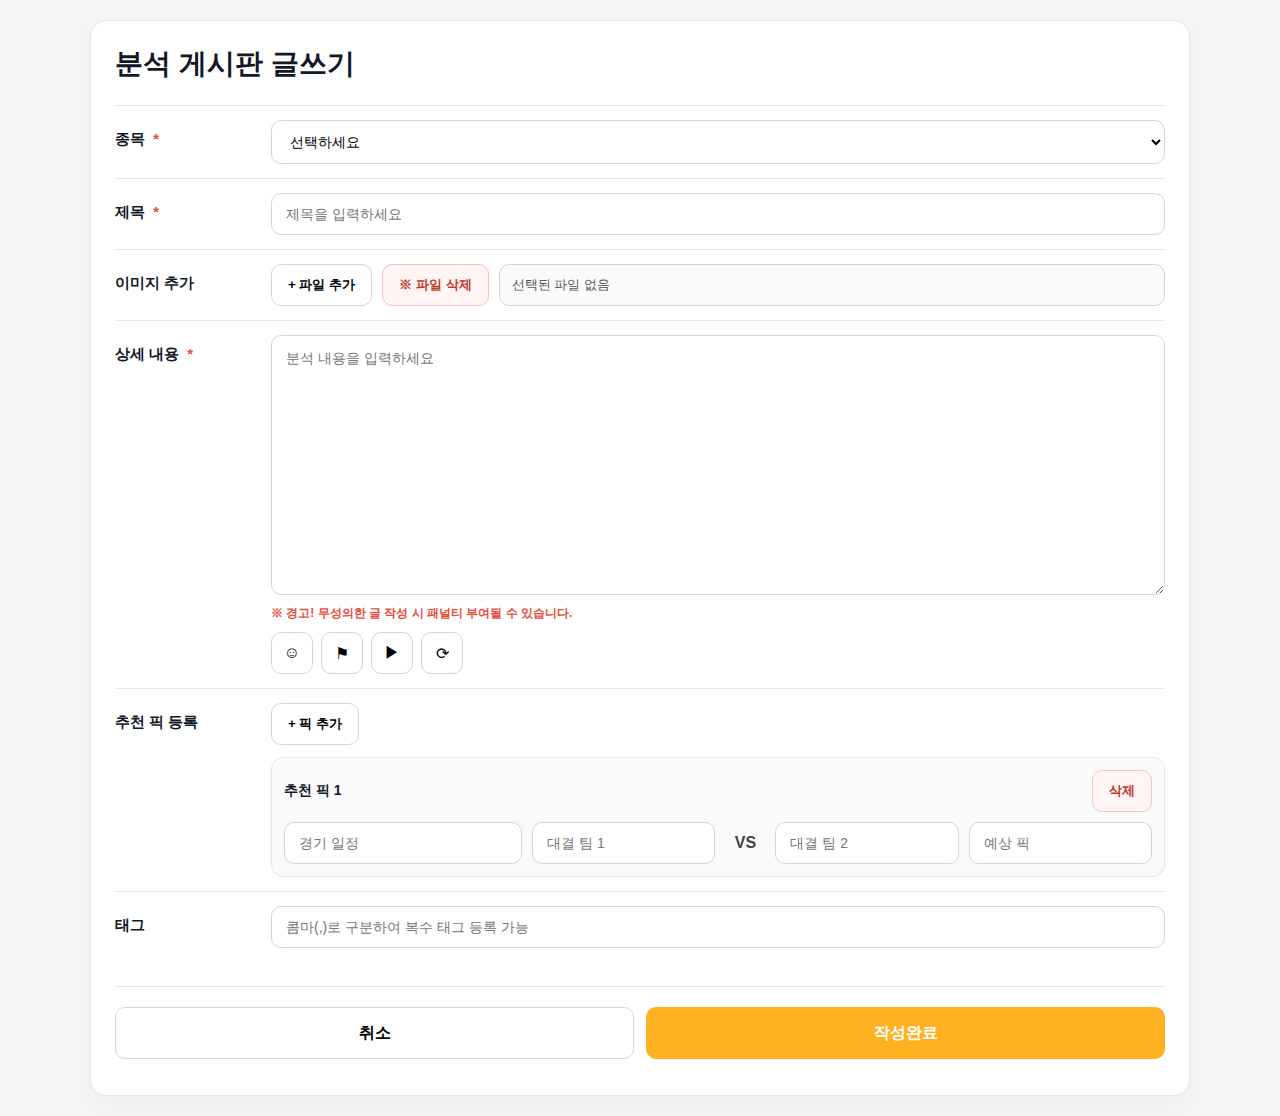
<file: analysis-write.html>
<!DOCTYPE html>
<html lang="ko">
<head>
  <meta charset="UTF-8" />
  <meta name="viewport" content="width=device-width, initial-scale=1.0" />
  <title>분석 게시판 글쓰기</title>
  <style>
    :root{
      --brand:#FFB121;
      --line:#e5e7eb;
      --bg:#f5f6f8;
      --text:#111827;
      --muted:#6b7280;
      --danger:#e74c3c;
      --card:#ffffff;
    }

    *{box-sizing:border-box;margin:0;padding:0;font-family:Arial,sans-serif;}
    body{
      background:var(--bg);
      color:var(--text);
      padding:20px;
    }

    .wrap{
      max-width:1100px;
      margin:0 auto;
      background:var(--card);
      border:1px solid var(--line);
      border-radius:16px;
      padding:24px;
      box-shadow:0 8px 24px rgba(0,0,0,.04);
    }

    .title{
      font-size:28px;
      font-weight:900;
      margin-bottom:22px;
    }

    .row{
      display:grid;
      grid-template-columns:140px 1fr;
      gap:16px;
      align-items:start;
      padding:14px 0;
      border-top:1px solid var(--line);
    }

    .row:first-of-type{
      border-top:none;
    }

    .label{
      font-weight:900;
      font-size:15px;
      padding-top:10px;
    }

    .req{
      color:var(--danger);
      margin-left:4px;
    }

    input[type="text"],
    select,
    textarea{
      width:100%;
      border:1px solid #d1d5db;
      border-radius:10px;
      padding:12px 14px;
      font-size:14px;
      outline:none;
      background:#fff;
    }

    input[type="text"]:focus,
    select:focus,
    textarea:focus{
      border-color:var(--brand);
      box-shadow:0 0 0 4px rgba(255,177,33,.14);
    }

    textarea{
      min-height:260px;
      resize:vertical;
      line-height:1.55;
    }

    .inline{
      display:flex;
      gap:10px;
      flex-wrap:wrap;
      align-items:center;
    }

    .btn{
      height:42px;
      padding:0 16px;
      border-radius:10px;
      border:1px solid #d1d5db;
      background:#fff;
      font-weight:800;
      cursor:pointer;
    }

    .btn:hover{opacity:.95;}

    .btn.brand{
      background:var(--brand);
      border-color:var(--brand);
      color:#fff;
    }

    .btn.danger{
      background:#fff5f5;
      border-color:#f5c2c7;
      color:#c0392b;
    }

    .help{
      margin-top:8px;
      font-size:12px;
      color:var(--muted);
      line-height:1.5;
    }

    .warn{
      color:var(--danger);
      font-size:12px;
      font-weight:800;
      margin-top:6px;
    }

    .file-box{
      display:flex;
      gap:10px;
      align-items:center;
      flex-wrap:wrap;
    }

    .file-name{
      flex:1;
      min-width:220px;
      border:1px solid #d1d5db;
      background:#fafafa;
      border-radius:10px;
      height:42px;
      display:flex;
      align-items:center;
      padding:0 12px;
      font-size:13px;
      color:#555;
    }

    .pick-list{
      display:flex;
      flex-direction:column;
      gap:12px;
    }

    .pick-item{
      border:1px solid var(--line);
      border-radius:12px;
      padding:12px;
      background:#fafafa;
    }

    .pick-top{
      display:flex;
      justify-content:space-between;
      align-items:center;
      margin-bottom:10px;
      font-weight:900;
      font-size:14px;
    }

    .pick-grid{
      display:grid;
      grid-template-columns:1.3fr 1fr 40px 1fr 1fr;
      gap:10px;
    }

    .vs-box{
      display:flex;
      align-items:center;
      justify-content:center;
      font-weight:900;
      color:#444;
    }

    .toolbar{
      display:flex;
      gap:8px;
      margin-top:10px;
      flex-wrap:wrap;
    }

    .tool-btn{
      width:42px;
      height:42px;
      border:1px solid #d1d5db;
      border-radius:10px;
      background:#fff;
      cursor:pointer;
      font-size:16px;
    }

    .tag-input{
      width:100%;
    }

    .bottom-actions{
      display:grid;
      grid-template-columns:1fr 1fr;
      gap:12px;
      margin-top:24px;
      border-top:1px solid var(--line);
      padding-top:20px;
    }

    .bottom-actions .btn{
      height:52px;
      font-size:16px;
      font-weight:900;
    }

    .msg{
      margin-top:12px;
      font-size:13px;
      font-weight:800;
    }

    .msg.ok{color:#2e7d32;}
    .msg.bad{color:#c0392b;}

    @media (max-width: 900px){
      .row{
        grid-template-columns:1fr;
        gap:8px;
      }

      .label{
        padding-top:0;
      }

      .pick-grid{
        grid-template-columns:1fr;
      }

      .vs-box{
        justify-content:flex-start;
      }

      .bottom-actions{
        grid-template-columns:1fr;
      }
    }
  </style>
</head>
<body>
  <div class="wrap">
    <div class="title">분석 게시판 글쓰기</div>

    <div class="row">
      <div class="label">종목 <span class="req">*</span></div>
      <div>
        <select id="category">
          <option value="">선택하세요</option>
          <option value="축구">축구</option>
          <option value="농구">농구</option>
          <option value="야구">야구</option>
          <option value="배구">배구</option>
          <option value="하키">하키</option>
          <option value="격투기">격투기</option>
          <option value="기타">기타</option>
        </select>
      </div>
    </div>

    <div class="row">
      <div class="label">제목 <span class="req">*</span></div>
      <div>
        <input id="title" type="text" placeholder="제목을 입력하세요" />
      </div>
    </div>

    <div class="row">
      <div class="label">이미지 추가</div>
      <div>
        <div class="file-box">
          <button class="btn" type="button" onclick="document.getElementById('images').click()">+ 파일 추가</button>
          <button class="btn danger" type="button" onclick="clearFiles()">※ 파일 삭제</button>
          <div id="fileNames" class="file-name">선택된 파일 없음</div>
        </div>
        <input id="images" type="file" multiple accept="image/*" style="display:none" />
      </div>
    </div>

    <div class="row">
      <div class="label">상세 내용 <span class="req">*</span></div>
      <div>
        <textarea id="content" placeholder="분석 내용을 입력하세요"></textarea>
        <div class="warn">※ 경고! 무성의한 글 작성 시 패널티 부여될 수 있습니다.</div>

        <div class="toolbar">
          <button class="tool-btn" type="button">☺</button>
          <button class="tool-btn" type="button">⚑</button>
          <button class="tool-btn" type="button">▶</button>
          <button class="tool-btn" type="button">⟳</button>
        </div>
      </div>
    </div>

    <div class="row">
      <div class="label">추천 픽 등록</div>
      <div>
        <div class="inline" style="margin-bottom:12px;">
          <button class="btn" type="button" onclick="addPick()">+ 픽 추가</button>
        </div>

        <div id="pickList" class="pick-list">
          <div class="pick-item">
            <div class="pick-top">
              <span>추천 픽 1</span>
              <button class="btn danger" type="button" onclick="removePick(this)">삭제</button>
            </div>

            <div class="pick-grid">
              <input type="text" class="pick-schedule" placeholder="경기 일정" />
              <input type="text" class="pick-team1" placeholder="대결 팀 1" />
              <div class="vs-box">VS</div>
              <input type="text" class="pick-team2" placeholder="대결 팀 2" />
              <input type="text" class="pick-prediction" placeholder="예상 픽" />
            </div>
          </div>
        </div>
      </div>
    </div>

    <div class="row">
      <div class="label">태그</div>
      <div>
        <input id="tags" class="tag-input" type="text" placeholder="콤마(,)로 구분하여 복수 태그 등록 가능" />
      </div>
    </div>

    <div class="bottom-actions">
      <button class="btn" type="button" onclick="history.back()">취소</button>
      <button class="btn brand" type="button" onclick="submitAnalysisPost()">작성완료</button>
    </div>

    <div id="msg" class="msg"></div>
  </div>

  <script>
    const imageInput = document.getElementById("images");
    const fileNames = document.getElementById("fileNames");
    const pickList = document.getElementById("pickList");
    const msg = document.getElementById("msg");

    imageInput.addEventListener("change", () => {
      const files = [...imageInput.files];
      if (!files.length) {
        fileNames.textContent = "선택된 파일 없음";
        return;
      }
      fileNames.textContent = files.map(f => f.name).join(", ");
    });

    function clearFiles(){
      imageInput.value = "";
      fileNames.textContent = "선택된 파일 없음";
    }

    function addPick(){
      const count = pickList.querySelectorAll(".pick-item").length + 1;
      const div = document.createElement("div");
      div.className = "pick-item";
      div.innerHTML = `
        <div class="pick-top">
          <span>추천 픽 ${count}</span>
          <button class="btn danger" type="button" onclick="removePick(this)">삭제</button>
        </div>
        <div class="pick-grid">
          <input type="text" class="pick-schedule" placeholder="경기 일정" />
          <input type="text" class="pick-team1" placeholder="대결 팀 1" />
          <div class="vs-box">VS</div>
          <input type="text" class="pick-team2" placeholder="대결 팀 2" />
          <input type="text" class="pick-prediction" placeholder="예상 픽" />
        </div>
      `;
      pickList.appendChild(div);
      resetPickNumbers();
    }

    function removePick(btn){
      const items = pickList.querySelectorAll(".pick-item");
      if(items.length === 1){
        alert("최소 1개의 추천 픽은 유지하세요.");
        return;
      }
      btn.closest(".pick-item").remove();
      resetPickNumbers();
    }

    function resetPickNumbers(){
      [...pickList.querySelectorAll(".pick-item")].forEach((item, idx) => {
        const title = item.querySelector(".pick-top span");
        title.textContent = `추천 픽 ${idx + 1}`;
      });
    }

    function setMsg(text, type=""){
      msg.textContent = text || "";
      msg.className = "msg " + type;
    }

    async function submitAnalysisPost(){
      const category = document.getElementById("category").value.trim();
      const title = document.getElementById("title").value.trim();
      const content = document.getElementById("content").value.trim();
      const tags = document.getElementById("tags").value.trim();

      if(!category) return alert("종목을 선택하세요.");
      if(!title) return alert("제목을 입력하세요.");
      if(!content) return alert("상세 내용을 입력하세요.");

      const picks = [...document.querySelectorAll(".pick-item")].map(item => ({
        schedule: item.querySelector(".pick-schedule").value.trim(),
        team1: item.querySelector(".pick-team1").value.trim(),
        team2: item.querySelector(".pick-team2").value.trim(),
        prediction: item.querySelector(".pick-prediction").value.trim()
      }));

      setMsg("등록 중...", "");

      try{
        const res = await fetch("/api/posts/create", {
          method: "POST",
          credentials: "include",
          headers: {
            "Content-Type": "application/json",
            "Accept": "application/json"
          },
          body: JSON.stringify({
            board: "analysis",
            category,
            title,
            content,
            tags,
            picks
          })
        });

        const data = await res.json().catch(() => null);

        if(!res.ok){
          setMsg(data?.msg || "등록 실패", "bad");
          return;
        }

        setMsg("글이 등록되었습니다.", "ok");

        setTimeout(() => {
          location.href = "index.html#analysis";
        }, 800);

      }catch(e){
        setMsg("서버 응답 오류", "bad");
      }
    }
  </script>
</body>
</html>
</file>
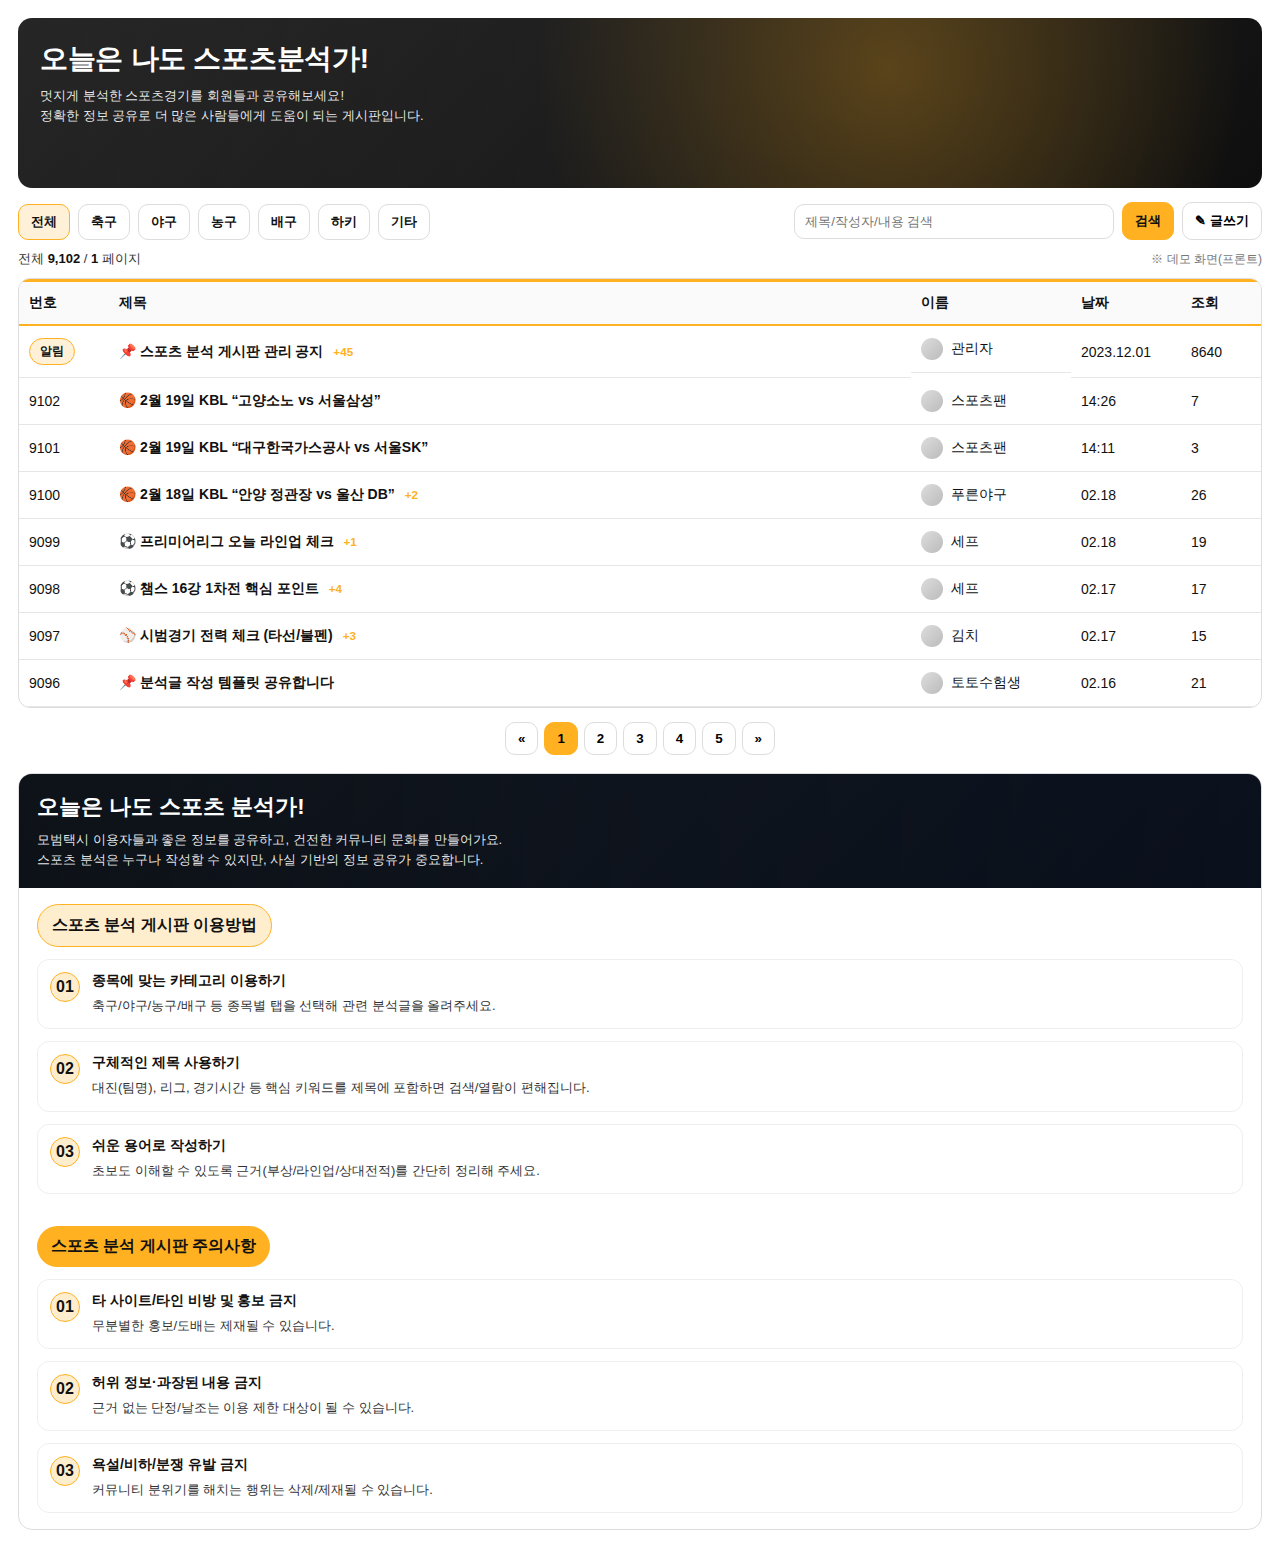
<file: analysisboard.html>
<!DOCTYPE html>
<html lang="ko">
<head>
<meta charset="UTF-8" />
<meta name="viewport" content="width=device-width, initial-scale=1" />
<title>분석게시판</title>
<style>
:root{
  --brand:#FFB121;
  --text:#111;
  --muted:#666;
  --line:#e6e6e6;
  --bg:#ffffff;
  --soft:#f7f7f7;
}

*{box-sizing:border-box;margin:0;padding:0;font-family:Arial,sans-serif;}
body{
  background:transparent;      /* ✅ iframe에서도 깔끔 */
  color:var(--text);
  padding:0;
}

.wrap{
  max-width:none;
  margin:0;
  padding:0;
}

/* ✅ 카드(컨텐츠 전체) */
.board-card{
  background:#fff;
  border-radius:12px;
  padding:18px;
}

/* ====== 상단 배너 ====== */
.hero{
  border-radius:14px;
  overflow:hidden;
  position:relative;
  background:
    linear-gradient(90deg, rgba(0,0,0,0.35), rgba(0,0,0,0.10)),
    url("analysis_hero.jpg"); /* 없으면 아래 fallback 배경 보임 */
  background-size:cover;
  background-position:center;
  min-height:170px;
}
.hero.fallback{
  background:
    linear-gradient(90deg, rgba(0,0,0,0.35), rgba(0,0,0,0.10)),
    radial-gradient(circle at 70% 30%, rgba(255,177,33,0.35), transparent 40%),
    linear-gradient(135deg, #3a3a3a, #101010);
}
.hero-inner{
  padding:22px 22px 18px 22px;
  color:#fff;
}
.hero-title{
  font-size:28px;
  font-weight:900;
  letter-spacing:-0.3px;
}
.hero-desc{
  margin-top:8px;
  font-size:13px;
  line-height:1.55;
  color:rgba(255,255,255,0.9);
  max-width:760px;
}

/* ====== 카테고리 탭 + 상단 액션 ====== */
.topbar{
  margin-top:14px;
  display:flex;
  gap:12px;
  align-items:flex-end;
  justify-content:space-between;
  flex-wrap:wrap;
}

.tabs{
  display:flex;
  gap:8px;
  flex-wrap:wrap;
}
.tab{
  border:1px solid #ddd;
  background:#fff;
  padding:8px 12px;
  border-radius:10px;
  cursor:pointer;
  font-weight:900;
  font-size:13px;
  color:#111;
}
.tab.active{
  border-color:var(--brand);
  background:rgba(255,177,33,0.18);
}

.actions{
  display:flex;
  gap:8px;
  align-items:center;
}
.search{
  display:flex;
  gap:8px;
  align-items:center;
}
.search input{
  width:min(320px, 60vw);
  padding:9px 10px;
  border:1px solid #ddd;
  border-radius:10px;
  outline:none;
}
.search input:focus{
  border-color:var(--brand);
  box-shadow:0 0 0 3px rgba(255,177,33,0.18);
}
.btn{
  border:1px solid #ddd;
  background:#fff;
  padding:9px 12px;
  border-radius:10px;
  cursor:pointer;
  font-weight:900;
}
.btn.primary{
  border-color:var(--brand);
  background:var(--brand);
  color:#111;
}
.btn.primary:hover{opacity:.92}

/* ====== 리스트 헤더(전체/페이지) ====== */
.meta{
  margin-top:10px;
  font-size:13px;
  color:#333;
  display:flex;
  justify-content:space-between;
  align-items:center;
  gap:10px;
  flex-wrap:wrap;
}
.meta b{color:#111}

/* ====== 테이블 ====== */
.table-wrap{
  margin-top:10px;
  border:1px solid #ddd;
  border-radius:12px;
  overflow:hidden;
}
table{
  width:100%;
  border-collapse:collapse;
  font-size:14px;
}
thead{
  background:#fafafa;
  border-top:3px solid var(--brand);
  border-bottom:2px solid var(--brand);
}
th, td{
  padding:12px 10px;
  border-bottom:1px solid var(--line);
  text-align:left;
  vertical-align:middle;
}
tbody tr:hover{background:#fff7e6;}

.badge{
  display:inline-flex;
  align-items:center;
  justify-content:center;
  padding:4px 10px;
  border-radius:999px;
  font-size:12px;
  font-weight:900;
  border:1px solid transparent;
  white-space:nowrap;
}
.badge.notice{
  background:rgba(255,177,33,0.18);
  border-color:var(--brand);
  color:#111;
}
.badge.hot{
  background:rgba(0,0,0,0.06);
  border-color:#bbb;
  color:#111;
}

.title{
  font-weight:900;
  cursor:pointer;
}
.title small{
  color:var(--brand);
  font-weight:900;
  margin-left:6px;
}
.user{
  display:flex;
  align-items:center;
  gap:8px;
}
.avatar{
  width:22px;height:22px;border-radius:50%;
  background:linear-gradient(135deg,#ddd,#bbb);
  display:inline-block;
}

/* ====== 페이지네이션 ====== */
.pager{
  margin-top:14px;
  display:flex;
  justify-content:center;
  gap:6px;
  flex-wrap:wrap;
}
.pg{
  padding:8px 12px;
  border:1px solid #ddd;
  border-radius:10px;
  background:#fff;
  cursor:pointer;
  font-weight:900;
}
.pg.active{
  background:var(--brand);
  border-color:var(--brand);
}

/* ====== 하단 안내 섹션 ====== */
.info{
  margin-top:18px;
  border:1px solid #ddd;
  border-radius:14px;
  overflow:hidden;
  background:#fff;
}
.info-hero{
  padding:18px;
  background:
    linear-gradient(90deg, rgba(0,0,0,0.55), rgba(0,0,0,0.15)),
    url("analysis_info.jpg");
  background-size:cover;
  background-position:center;
  color:#fff;
}
.info-hero.fallback{
  background:
    linear-gradient(90deg, rgba(0,0,0,0.55), rgba(0,0,0,0.15)),
    linear-gradient(135deg, #1f2937, #0b1220);
}
.info-hero h3{
  font-size:22px;
  font-weight:900;
}
.info-hero p{
  margin-top:8px;
  font-size:13px;
  line-height:1.55;
  color:rgba(255,255,255,0.9);
  max-width:820px;
}

.section{
  padding:16px 18px;
}
.section-title{
  display:inline-flex;
  align-items:center;
  gap:10px;
  padding:10px 14px;
  border-radius:999px;
  font-weight:900;
  margin-bottom:12px;
  color:#111;
}
.section-title.use{
  background:rgba(255,177,33,0.22);
  border:1px solid var(--brand);
}
.section-title.warn{
  background:var(--brand);            /* ✅ 빨강 대신 브랜드색 */
  color:#111;
}

.rules{
  display:grid;
  grid-template-columns:1fr;
  gap:12px;
}

.rule{
  display:flex;
  gap:12px;
  align-items:flex-start;
  padding:12px;
  border:1px solid #eee;
  border-radius:12px;
  background:#fff;
}
.num{
  width:30px;height:30px;border-radius:999px;
  background:rgba(255,177,33,0.22);
  border:1px solid var(--brand);
  display:flex;
  align-items:center;
  justify-content:center;
  font-weight:900;
}
.rule h4{
  font-size:14px;
  font-weight:900;
}
.rule p{
  margin-top:6px;
  font-size:13px;
  color:#333;
  line-height:1.55;
}

@media (max-width:720px){
  .hero-title{font-size:22px;}
  .search input{width:72vw;}
}
</style>
</head>

<body>
<div class="wrap">
  <div class="board-card">

    <!-- ✅ 상단 배너 (이미지 없으면 fallback 사용) -->
    <div id="hero" class="hero fallback">
      <div class="hero-inner">
        <div class="hero-title">오늘은 나도 스포츠분석가!</div>
        <div class="hero-desc">
          멋지게 분석한 스포츠경기를 회원들과 공유해보세요!<br>
          정확한 정보 공유로 더 많은 사람들에게 도움이 되는 게시판입니다.
        </div>
      </div>
    </div>

    <!-- 탭 + 검색/버튼 -->
    <div class="topbar">
      <div class="tabs" id="tabs">
        <button class="tab active" data-cat="all" type="button">전체</button>
        <button class="tab" data-cat="soccer" type="button">축구</button>
        <button class="tab" data-cat="baseball" type="button">야구</button>
        <button class="tab" data-cat="basketball" type="button">농구</button>
        <button class="tab" data-cat="volleyball" type="button">배구</button>
        <button class="tab" data-cat="hockey" type="button">하키</button>
        <button class="tab" data-cat="etc" type="button">기타</button>
      </div>

      <div class="actions">
        <div class="search">
          <input id="q" type="text" placeholder="제목/작성자/내용 검색" />
          <button class="btn primary" type="button" onclick="doSearch()">검색</button>
        </div>
        <button class="btn" type="button" onclick="alert('글쓰기 기능은 추후 연결')">✎ 글쓰기</button>
      </div>
    </div>

    <!-- meta -->
    <div class="meta">
      <div>전체 <b id="totalCount">9,102</b> / <b>1</b> 페이지</div>
      <div style="color:#777;font-size:12px;">※ 데모 화면(프론트)</div>
    </div>

    <!-- 리스트 -->
    <div class="table-wrap">
      <table>
        <thead>
          <tr>
            <th style="width:90px;">번호</th>
            <th>제목</th>
            <th style="width:160px;">이름</th>
            <th style="width:110px;">날짜</th>
            <th style="width:80px;">조회</th>
          </tr>
        </thead>
        <tbody id="tbody">
          <tr data-cat="all">
            <td><span class="badge notice">알림</span></td>
            <td class="title">📌 스포츠 분석 게시판 관리 공지 <small>+45</small></td>
            <td class="user"><span class="avatar"></span> 관리자</td>
            <td>2023.12.01</td>
            <td>8640</td>
          </tr>

          <tr data-cat="basketball">
            <td>9102</td>
            <td class="title">🏀 2월 19일 KBL “고양소노 vs 서울삼성”</td>
            <td class="user"><span class="avatar"></span> 스포츠팬</td>
            <td>14:26</td>
            <td>7</td>
          </tr>

          <tr data-cat="basketball">
            <td>9101</td>
            <td class="title">🏀 2월 19일 KBL “대구한국가스공사 vs 서울SK”</td>
            <td class="user"><span class="avatar"></span> 스포츠팬</td>
            <td>14:11</td>
            <td>3</td>
          </tr>

          <tr data-cat="basketball">
            <td>9100</td>
            <td class="title">🏀 2월 18일 KBL “안양 정관장 vs 울산 DB” <small>+2</small></td>
            <td class="user"><span class="avatar"></span> 푸른야구</td>
            <td>02.18</td>
            <td>26</td>
          </tr>

          <tr data-cat="soccer">
            <td>9099</td>
            <td class="title">⚽ 프리미어리그 오늘 라인업 체크 <small>+1</small></td>
            <td class="user"><span class="avatar"></span> 세프</td>
            <td>02.18</td>
            <td>19</td>
          </tr>

          <tr data-cat="soccer">
            <td>9098</td>
            <td class="title">⚽ 챔스 16강 1차전 핵심 포인트 <small>+4</small></td>
            <td class="user"><span class="avatar"></span> 세프</td>
            <td>02.17</td>
            <td>17</td>
          </tr>

          <tr data-cat="baseball">
            <td>9097</td>
            <td class="title">⚾ 시범경기 전력 체크 (타선/불펜) <small>+3</small></td>
            <td class="user"><span class="avatar"></span> 김치</td>
            <td>02.17</td>
            <td>15</td>
          </tr>

          <tr data-cat="etc">
            <td>9096</td>
            <td class="title">📌 분석글 작성 템플릿 공유합니다</td>
            <td class="user"><span class="avatar"></span> 토토수험생</td>
            <td>02.16</td>
            <td>21</td>
          </tr>
        </tbody>
      </table>
    </div>

    <!-- 페이지네이션 -->
    <div class="pager">
      <button class="pg" type="button">«</button>
      <button class="pg active" type="button">1</button>
      <button class="pg" type="button">2</button>
      <button class="pg" type="button">3</button>
      <button class="pg" type="button">4</button>
      <button class="pg" type="button">5</button>
      <button class="pg" type="button">»</button>
    </div>

    <!-- 하단 이용방법/주의사항 -->
    <div class="info">

      <div id="infoHero" class="info-hero fallback">
        <h3>오늘은 나도 스포츠 분석가!</h3>
        <p>
          모범택시 이용자들과 좋은 정보를 공유하고, 건전한 커뮤니티 문화를 만들어가요.<br>
          스포츠 분석은 누구나 작성할 수 있지만, 사실 기반의 정보 공유가 중요합니다.
        </p>
      </div>

      <div class="section">
        <div class="section-title use">스포츠 분석 게시판 이용방법</div>

        <div class="rules">
          <div class="rule">
            <div class="num">01</div>
            <div>
              <h4>종목에 맞는 카테고리 이용하기</h4>
              <p>축구/야구/농구/배구 등 종목별 탭을 선택해 관련 분석글을 올려주세요.</p>
            </div>
          </div>

          <div class="rule">
            <div class="num">02</div>
            <div>
              <h4>구체적인 제목 사용하기</h4>
              <p>대진(팀명), 리그, 경기시간 등 핵심 키워드를 제목에 포함하면 검색/열람이 편해집니다.</p>
            </div>
          </div>

          <div class="rule">
            <div class="num">03</div>
            <div>
              <h4>쉬운 용어로 작성하기</h4>
              <p>초보도 이해할 수 있도록 근거(부상/라인업/상대전적)를 간단히 정리해 주세요.</p>
            </div>
          </div>
        </div>
      </div>

      <div class="section">
        <div class="section-title warn">스포츠 분석 게시판 주의사항</div>

        <div class="rules">
          <div class="rule">
            <div class="num">01</div>
            <div>
              <h4>타 사이트/타인 비방 및 홍보 금지</h4>
              <p>무분별한 홍보/도배는 제재될 수 있습니다.</p>
            </div>
          </div>

          <div class="rule">
            <div class="num">02</div>
            <div>
              <h4>허위 정보·과장된 내용 금지</h4>
              <p>근거 없는 단정/날조는 이용 제한 대상이 될 수 있습니다.</p>
            </div>
          </div>

          <div class="rule">
            <div class="num">03</div>
            <div>
              <h4>욕설/비하/분쟁 유발 금지</h4>
              <p>커뮤니티 분위기를 해치는 행위는 삭제/제재될 수 있습니다.</p>
            </div>
          </div>
        </div>
      </div>

    </div>

  </div>
</div>

<script>
/* 카테고리 필터(프론트 데모) */
const tabs = document.getElementById('tabs');
const tbody = document.getElementById('tbody');

tabs.addEventListener('click', (e)=>{
  const btn = e.target.closest('.tab');
  if(!btn) return;

  document.querySelectorAll('.tab').forEach(t=>t.classList.remove('active'));
  btn.classList.add('active');

  const cat = btn.dataset.cat;
  [...tbody.querySelectorAll('tr')].forEach(tr=>{
    const rowCat = tr.getAttribute('data-cat') || 'all';
    if(cat === 'all') tr.style.display = '';
    else tr.style.display = (rowCat === cat) ? '' : 'none';
  });
});

function doSearch(){
  const q = document.getElementById('q').value.trim().toLowerCase();
  [...tbody.querySelectorAll('tr')].forEach(tr=>{
    const text = tr.innerText.toLowerCase();
    tr.style.display = text.includes(q) ? '' : 'none';
  });
}

/* (선택) 이미지 파일이 없으면 fallback 유지:
   analysis_hero.jpg / analysis_info.jpg 를 넣으면 자동으로 이미지 배경처럼 보임 */
</script>

</body>
</html>
</file>
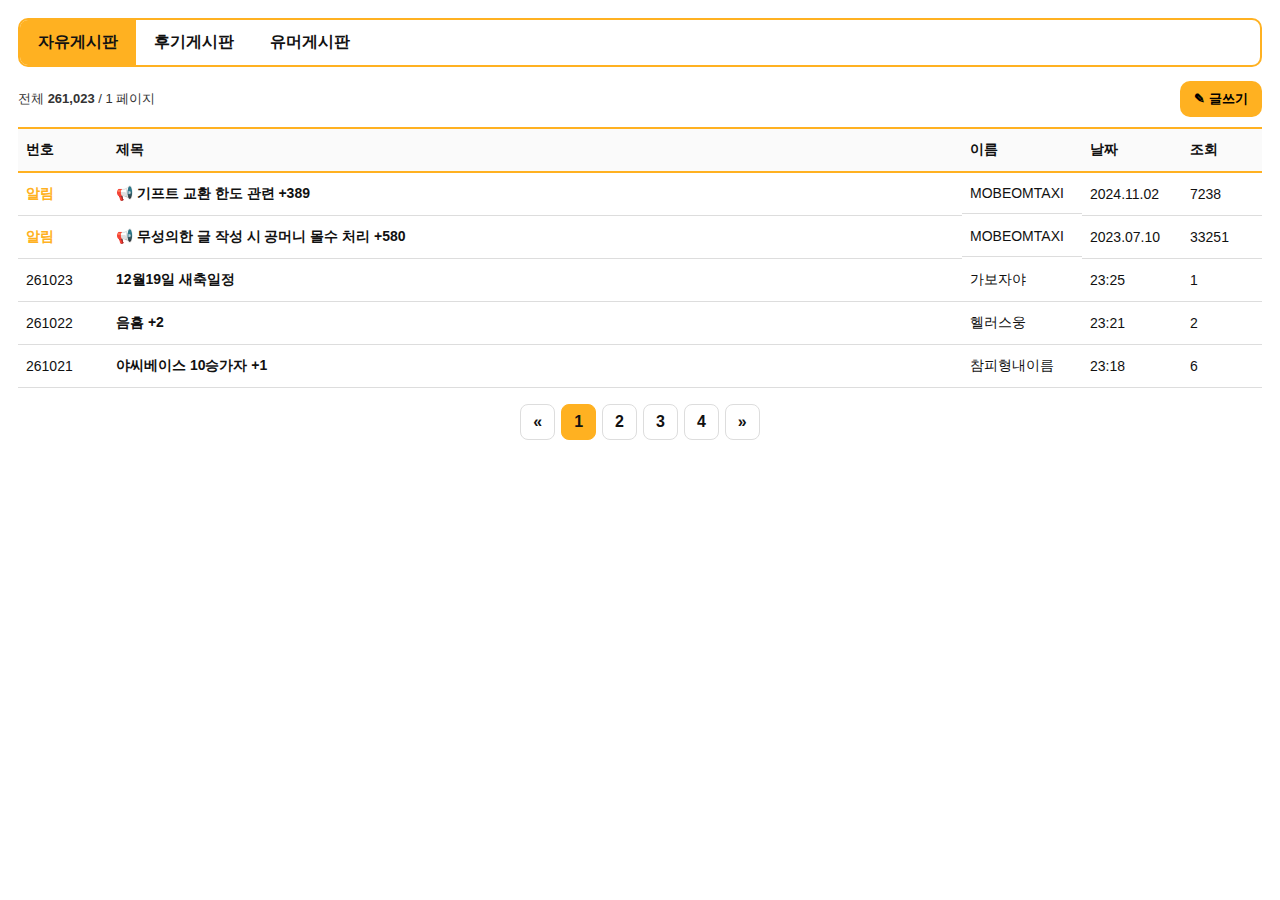
<file: freeboard.html>
<!DOCTYPE html>
<html lang="ko">
<head>
<meta charset="UTF-8">
<meta name="viewport" content="width=device-width, initial-scale=1" />
<title>자유게시판</title>

<style>
*{box-sizing:border-box;margin:0;padding:0;font-family:Arial,sans-serif;}
body{background:transparent;color:#111;padding:0;}
.wrap{max-width:none;margin:0;background:transparent;padding:0;}

.board-card{
  background:#fff;
  border-radius:12px;
  padding:18px;
}

/* 상단 탭 */
.board-tabs{
  display:flex;
  border:2px solid #FFB121;
  border-radius:10px;
  overflow:hidden;
  margin-bottom:14px;
}
.board-tabs a{
  display:block;
  padding:12px 18px;
  font-weight:900;
  cursor:pointer;
  text-decoration:none;
  color:#111;
  background:#fff;
}
.board-tabs a:hover{ background:#fff3d6; }
.board-tabs .active{
  background:#FFB121;
}
.board-tabs .active:hover{
  background:#FFB121;
}

/* 상단 정보 */
.board-info{
  margin:10px 0;
  font-size:13px;
  color:#333;
  display:flex;
  justify-content:space-between;
  align-items:center;
}
.write-btn{
  background:#FFB121;
  border:none;
  padding:9px 14px;
  font-weight:900;
  border-radius:10px;
  cursor:pointer;
}

/* 테이블 */
table{width:100%;border-collapse:collapse;font-size:14px;}
thead{
  border-top:2px solid #FFB121;
  border-bottom:2px solid #FFB121;
  background:#fafafa;
}
th,td{
  padding:12px 8px;
  text-align:left;
  border-bottom:1px solid #ddd;
}
tbody tr:hover{background:#fff7e6;}
.notice{color:#FFB121;font-weight:900;}
.title{font-weight:900;cursor:pointer;}
.user{display:flex;align-items:center;gap:6px;}

/* 페이지네이션 */
.pager{
  margin-top:16px;
  display:flex;
  justify-content:center;
  gap:6px;
}
.pg{
  padding:8px 12px;
  border:1px solid #ddd;
  cursor:pointer;
  border-radius:8px;
  background:#fff;
  font-weight:800;
}
.pg.active{
  background:#FFB121;
  border-color:#FFB121;
  font-weight:900;
}
</style>
</head>

<body>
<div class="wrap">
  <div class="board-card">

    <!-- ✅ 후기게시판처럼 a href 방식 -->
    <div class="board-tabs">
      <a class="active" href="freeboard.html">자유게시판</a>
      <a href="reviewboard.html">후기게시판</a>
      <a href="humorboard.html">유머게시판</a>
    </div>

    <div class="board-info">
      <div>전체 <b>261,023</b> / 1 페이지</div>
      <button class="write-btn" type="button" onclick="alert('자유 글쓰기 준비중')">✎ 글쓰기</button>
    </div>

    <table>
      <thead>
        <tr>
          <th width="90">번호</th>
          <th>제목</th>
          <th width="120">이름</th>
          <th width="100">날짜</th>
          <th width="80">조회</th>
        </tr>
      </thead>
      <tbody>
        <tr>
          <td class="notice">알림</td>
          <td class="title">📢 기프트 교환 한도 관련 +389</td>
          <td class="user">MOBEOMTAXI</td>
          <td>2024.11.02</td>
          <td>7238</td>
        </tr>
        <tr>
          <td class="notice">알림</td>
          <td class="title">📢 무성의한 글 작성 시 공머니 몰수 처리 +580</td>
          <td class="user">MOBEOMTAXI</td>
          <td>2023.07.10</td>
          <td>33251</td>
        </tr>
        <tr>
          <td>261023</td>
          <td class="title">12월19일 새축일정</td>
          <td class="user">가보자야</td>
          <td>23:25</td>
          <td>1</td>
        </tr>
        <tr>
          <td>261022</td>
          <td class="title">음흠 +2</td>
          <td class="user">헬러스웅</td>
          <td>23:21</td>
          <td>2</td>
        </tr>
        <tr>
          <td>261021</td>
          <td class="title">야씨베이스 10승가자 +1</td>
          <td class="user">참피형내이름</td>
          <td>23:18</td>
          <td>6</td>
        </tr>
      </tbody>
    </table>

    <div class="pager">
      <div class="pg">«</div>
      <div class="pg active">1</div>
      <div class="pg">2</div>
      <div class="pg">3</div>
      <div class="pg">4</div>
      <div class="pg">»</div>
    </div>

  </div>
</div>
</body>
</html>
</file>
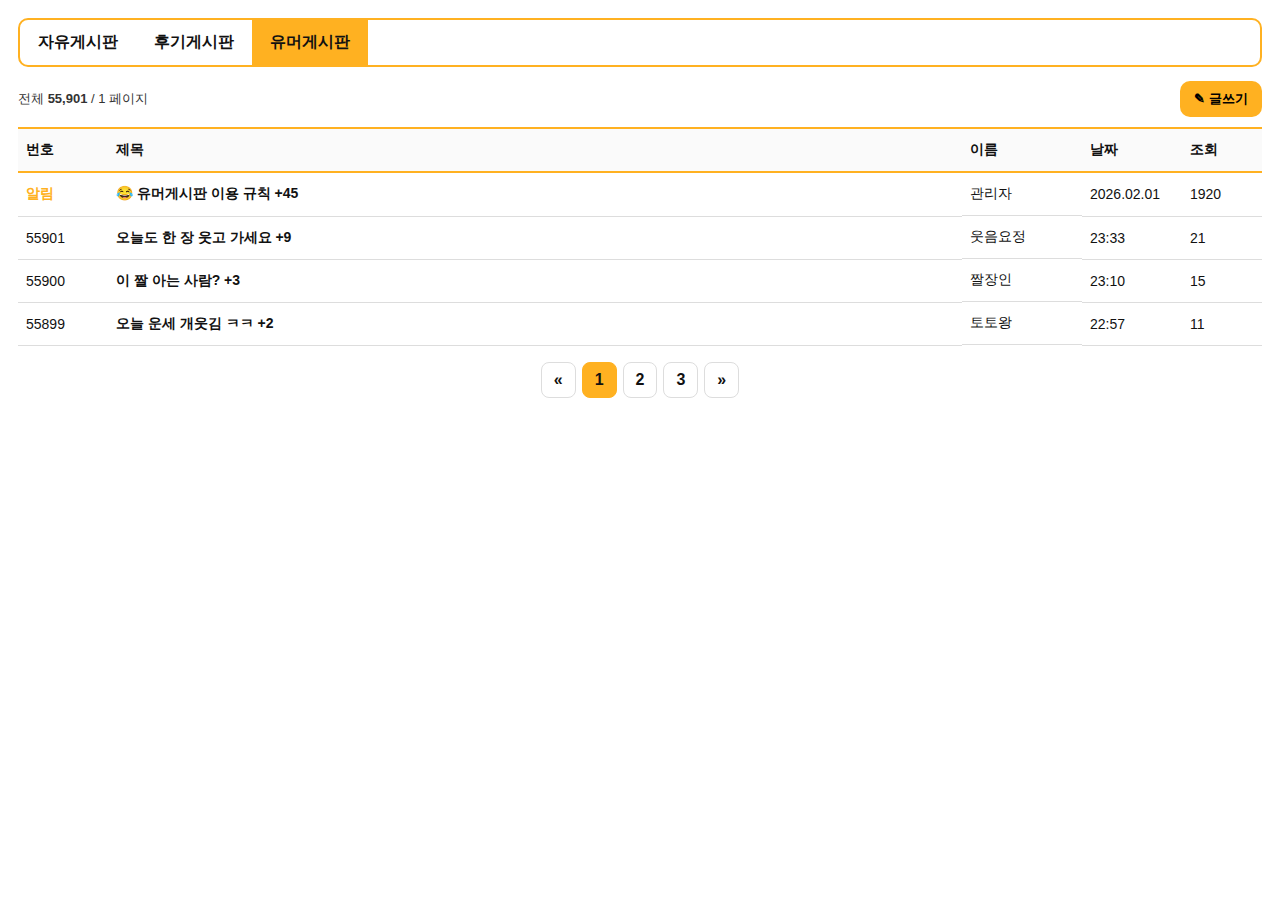
<file: humorboard.html>
<!DOCTYPE html>
<html lang="ko">
<head>
<meta charset="UTF-8">
<meta name="viewport" content="width=device-width, initial-scale=1" />
<title>유머게시판</title>
<style>
*{box-sizing:border-box;margin:0;padding:0;font-family:Arial,sans-serif;}
body{background:transparent;color:#111;padding:0;}
.wrap{max-width:none;margin:0;background:transparent;padding:0;}

.board-card{
  background:#fff;
  border-radius:12px;
  padding:18px;
}

/* 상단 탭 */
.board-tabs{
  display:flex;
  border:2px solid #FFB121;
  border-radius:10px;
  overflow:hidden;
  margin-bottom:14px;
}
.board-tabs a{
  display:block;
  padding:12px 18px;
  font-weight:900;
  cursor:pointer;
  text-decoration:none;
  color:#111;
}
.board-tabs .active{
  background:#FFB121;
}

/* 상단 정보 */
.board-info{
  margin:10px 0;
  font-size:13px;
  color:#333;
  display:flex;
  justify-content:space-between;
  align-items:center;
}
.write-btn{
  background:#FFB121;
  border:none;
  padding:9px 14px;
  font-weight:900;
  border-radius:10px;
  cursor:pointer;
}

/* 테이블 */
table{width:100%;border-collapse:collapse;font-size:14px;}
thead{
  border-top:2px solid #FFB121;
  border-bottom:2px solid #FFB121;
  background:#fafafa;
}
th,td{
  padding:12px 8px;
  text-align:left;
  border-bottom:1px solid #ddd;
}
tbody tr:hover{background:#fff7e6;}
.notice{color:#FFB121;font-weight:900;}
.title{font-weight:900;cursor:pointer;}
.user{display:flex;align-items:center;gap:6px;}

/* 페이지네이션 */
.pager{
  margin-top:16px;
  display:flex;
  justify-content:center;
  gap:6px;
}
.pg{
  padding:8px 12px;
  border:1px solid #ddd;
  cursor:pointer;
  border-radius:8px;
  background:#fff;
  font-weight:800;
}
.pg.active{
  background:#FFB121;
  border-color:#FFB121;
  font-weight:900;
}
</style>
</head>

<body>
<div class="wrap">
  <div class="board-card">

    <div class="board-tabs">
      <a href="freeboard.html">자유게시판</a>
      <a href="reviewboard.html">후기게시판</a>
      <a class="active" href="humorboard.html">유머게시판</a>
    </div>

    <div class="board-info">
      <div>전체 <b>55,901</b> / 1 페이지</div>
      <button class="write-btn" type="button" onclick="alert('유머 글쓰기 준비중')">✎ 글쓰기</button>
    </div>

    <table>
      <thead>
        <tr>
          <th width="90">번호</th>
          <th>제목</th>
          <th width="120">이름</th>
          <th width="100">날짜</th>
          <th width="80">조회</th>
        </tr>
      </thead>
      <tbody>
        <tr>
          <td class="notice">알림</td>
          <td class="title">😂 유머게시판 이용 규칙 +45</td>
          <td class="user">관리자</td>
          <td>2026.02.01</td>
          <td>1920</td>
        </tr>
        <tr>
          <td>55901</td>
          <td class="title">오늘도 한 장 웃고 가세요 +9</td>
          <td class="user">웃음요정</td>
          <td>23:33</td>
          <td>21</td>
        </tr>
        <tr>
          <td>55900</td>
          <td class="title">이 짤 아는 사람? +3</td>
          <td class="user">짤장인</td>
          <td>23:10</td>
          <td>15</td>
        </tr>
        <tr>
          <td>55899</td>
          <td class="title">오늘 운세 개웃김 ㅋㅋ +2</td>
          <td class="user">토토왕</td>
          <td>22:57</td>
          <td>11</td>
        </tr>
      </tbody>
    </table>

    <div class="pager">
      <div class="pg">«</div>
      <div class="pg active">1</div>
      <div class="pg">2</div>
      <div class="pg">3</div>
      <div class="pg">»</div>
    </div>

  </div>
</div>
</body>
</html>
</file>
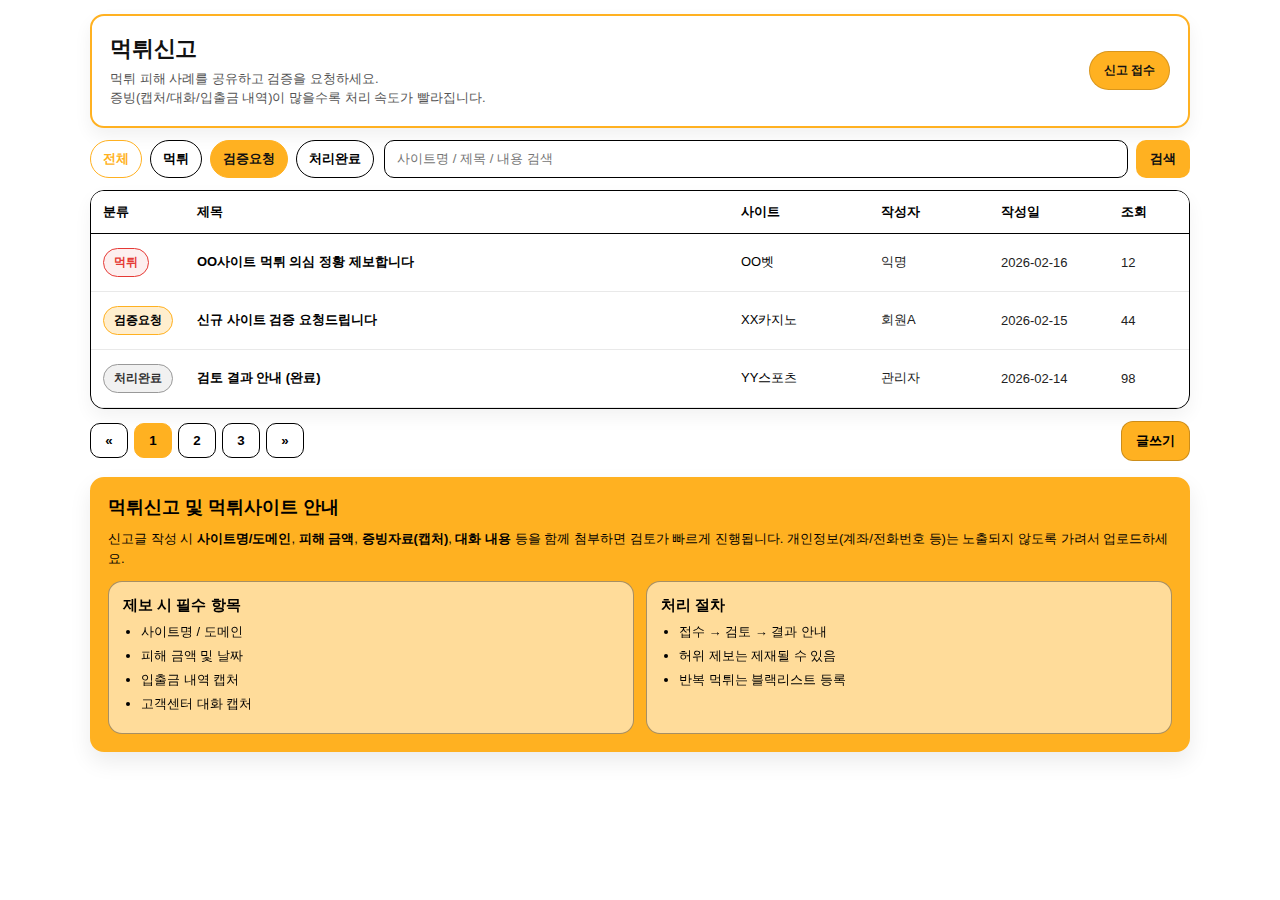
<file: report.html>
<!DOCTYPE html>
<html lang="ko">
<head>
  <meta charset="UTF-8" />
  <meta name="viewport" content="width=device-width, initial-scale=1" />
  <title>먹튀제보</title>
  <style>
    :root{
      --brand:#FFB121;
      --ink:#111;
      --line:#111;
      --muted:#555;
      --soft:#f6f6f6;
      --card:#fff;
    }

    *{box-sizing:border-box;margin:0;padding:0;font-family:Arial,sans-serif;}
    body{background:#ffffff;color:var(--ink);padding:14px;}
    .wrap{max-width:1100px;margin:0 auto;}

    /* 상단 배너 */
    .hero{
      border:2px solid var(--brand);
      border-radius:14px;
      overflow:hidden;
      background:#fff;
      box-shadow:0 8px 18px rgba(0,0,0,0.06);
    }
    .hero-inner{
      display:flex;
      justify-content:space-between;
      align-items:center;
      padding:18px 18px;
      gap:14px;
    }
    .hero h1{font-size:22px;letter-spacing:-0.2px;}
    .hero p{margin-top:6px;color:var(--muted);font-size:13px;line-height:1.45;}

    /* ✅ 신고 접수: 배경은 브랜드색 유지, 글씨만 검정 */
    .hero-badge{
      background:var(--brand);
      color:var(--ink); /* ✅ 요청 */
      font-weight:900;
      padding:10px 14px;
      border-radius:999px;
      font-size:12px;
      white-space:nowrap;
      border:1px solid rgba(0,0,0,0.15);
    }

    /* 툴바 */
    .toolbar{
      margin-top:12px;
      display:flex;
      gap:10px;
      align-items:center;
      justify-content:space-between;
      flex-wrap:wrap;
    }

    /* 탭 */
    .tabs{display:flex;gap:8px;flex-wrap:wrap;}
    .tab{
      padding:9px 12px;
      border-radius:999px;
      border:1px solid #000;
      background:#fff;
      color:#000;
      cursor:pointer;
      font-weight:900;
      font-size:13px;
      transition:transform .08s ease, background .15s ease;
    }
    .tab:active{ transform:scale(0.98); }

    /* 기본 활성 탭(전체)은 테두리/텍스트 브랜드 느낌 */
    .tab.active{
      border-color:var(--brand);
      color:var(--brand);
    }

    /* ✅ 검증요청 탭만 특별 스타일 */
    .tab.verify{
      background:var(--brand);  /* ✅ 요청 */
      border-color:var(--brand);
      color:var(--ink);         /* ✅ 요청 */
    }

    /* 검색 */
    .search{
      display:flex;
      gap:8px;
      flex:1;
      min-width:260px;
    }
    .search input{
      flex:1;
      padding:10px 12px;
      border-radius:10px;
      border:1px solid #000;
      background:#fff;
      color:#000;
      outline:none;
    }
    .search input:focus{border-color:var(--brand);}
    .search button{
      padding:10px 14px;
      border-radius:10px;
      border:0;
      background:var(--brand);
      font-weight:900;
      cursor:pointer;
      color:var(--ink);
    }

    /* 테이블 */
    .table-wrap{
      margin-top:12px;
      border-radius:14px;
      overflow:hidden;
      border:1px solid #000;
      background:#fff;
      box-shadow:0 8px 18px rgba(0,0,0,0.05);
    }
    table{width:100%;border-collapse:collapse;min-width:860px;}
    thead th{
      text-align:left;
      padding:12px 12px;
      font-size:13px;
      color:#000;
      background:#fff;
      border-bottom:1px solid #000;
      white-space:nowrap;
    }
    tbody td{
      padding:14px 12px;
      border-bottom:1px solid #e9e9e9;
      font-size:13px;
      color:#000;
      vertical-align:middle;
    }
    tbody tr:hover{background:rgba(0, 0, 0, 0.03);}
    .title{font-weight:900;color:#000;cursor:pointer;}
    .muted{color:#222;}

    /* pill(분류 배지) - 흰 배경에 어울리게 자연스럽게 */
    .pill{
      display:inline-flex;
      align-items:center;
      justify-content:center;
      padding:5px 10px;
      border-radius:999px;
      font-weight:900;
      font-size:12px;
      border:1px solid #000;
      background:#fff;
      white-space:nowrap;
    }
    .pill.red{
      border-color:#e53935;
      color:#e53935;
      background:rgba(229,57,53,0.08);
    }
    .pill.yellow{
      border-color:var(--brand);
      color:#000;
      background:rgba(255,177,33,0.22);
    }
    .pill.gray{
      border-color:#999;
      color:#333;
      background:#f1f1f1;
    }

    /* 페이지네이션 + 글쓰기 */
    .bottom-bar{
      margin-top:12px;
      display:flex;
      justify-content:space-between;
      align-items:center;
      gap:12px;
      flex-wrap:wrap;
    }
    .pager{display:flex;gap:6px;align-items:center;}
    .pg{
      border:1px solid #000;
      background:#fff;
      color:#000;
      padding:9px 11px;
      border-radius:10px;
      cursor:pointer;
      font-weight:900;
      min-width:38px;
      transition:background .15s ease;
    }
    .pg:hover{ background:#f3f3f3; }
    .pg.active{
      background:var(--brand);
      border-color:var(--brand);
      color:#000;
    }

    .write{
      background:var(--brand);
      color:#000;
      border:1px solid rgba(0,0,0,0.2);
      padding:10px 14px;
      border-radius:12px;
      font-weight:900;
      cursor:pointer;
    }

    /* ✅ 하단 안내: 배경/테두리 브랜드색 + 글씨 검정 */
    .info{
      margin-top:16px;
      border-radius:14px;
      border:2px solid var(--brand);     /* ✅ 요청 */
      background:var(--brand);           /* ✅ 요청 */
      padding:16px;
      color:#000;                        /* ✅ 요청 */
      box-shadow:0 10px 22px rgba(0,0,0,0.08);
    }
    .info h2{font-size:18px;margin-bottom:10px;color:#000;}
    .info p{color:#000;font-size:13px;line-height:1.55;}

    .info-grid{
      margin-top:12px;
      display:grid;
      grid-template-columns:1fr 1fr;
      gap:12px;
    }
    .card{
      border-radius:14px;
      border:1px solid rgba(0,0,0,0.35);
      background:rgba(255,255,255,0.55); /* 브랜드 배경 위에 자연스럽게 */
      padding:14px;
      color:#000;
      backdrop-filter: blur(2px);
    }
    .card h3{font-size:15px;margin-bottom:8px;color:#000;}
    .card ul{margin-left:18px;color:#000;font-size:13px;}
    .card li{margin:6px 0;}

    /* 반응형 */
    @media (max-width:900px){
      body{padding:10px;}
      .hero-inner{flex-direction:column;align-items:flex-start;}
      .info-grid{grid-template-columns:1fr;}
      table{min-width:760px;}
      .search{min-width:100%;}
    }
  </style>
</head>

<body>
<div class="wrap">

  <div class="hero">
    <div class="hero-inner">
      <div>
        <h1>먹튀신고</h1>
        <p>
          먹튀 피해 사례를 공유하고 검증을 요청하세요.<br>
          증빙(캡처/대화/입출금 내역)이 많을수록 처리 속도가 빨라집니다.
        </p>
      </div>
      <div class="hero-badge">신고 접수</div>
    </div>
  </div>

  <div class="toolbar">
    <div class="tabs">
      <button class="tab active" type="button">전체</button>
      <button class="tab" type="button">먹튀</button>
      <button class="tab verify" type="button">검증요청</button>
      <button class="tab" type="button">처리완료</button>
    </div>

    <div class="search">
      <input type="text" placeholder="사이트명 / 제목 / 내용 검색">
      <button type="button">검색</button>
    </div>
  </div>

  <div class="table-wrap">
    <table>
      <thead>
        <tr>
          <th style="width:92px;">분류</th>
          <th>제목</th>
          <th style="width:140px;">사이트</th>
          <th style="width:120px;">작성자</th>
          <th style="width:120px;">작성일</th>
          <th style="width:80px;">조회</th>
        </tr>
      </thead>
      <tbody>
        <tr>
          <td><span class="pill red">먹튀</span></td>
          <td class="title">OO사이트 먹튀 의심 정황 제보합니다</td>
          <td>OO벳</td>
          <td class="muted">익명</td>
          <td class="muted">2026-02-16</td>
          <td class="muted">12</td>
        </tr>
        <tr>
          <td><span class="pill yellow">검증요청</span></td>
          <td class="title">신규 사이트 검증 요청드립니다</td>
          <td>XX카지노</td>
          <td class="muted">회원A</td>
          <td class="muted">2026-02-15</td>
          <td class="muted">44</td>
        </tr>
        <tr>
          <td><span class="pill gray">처리완료</span></td>
          <td class="title">검토 결과 안내 (완료)</td>
          <td>YY스포츠</td>
          <td class="muted">관리자</td>
          <td class="muted">2026-02-14</td>
          <td class="muted">98</td>
        </tr>
      </tbody>
    </table>
  </div>

  <div class="bottom-bar">
    <div class="pager">
      <button class="pg" type="button">«</button>
      <button class="pg active" type="button">1</button>
      <button class="pg" type="button">2</button>
      <button class="pg" type="button">3</button>
      <button class="pg" type="button">»</button>
    </div>

    <button class="write" type="button" onclick="alert('글쓰기 기능은 추후 연결하면 됩니다!')">
      글쓰기
    </button>
  </div>

  <div class="info">
    <h2>먹튀신고 및 먹튀사이트 안내</h2>
    <p>
      신고글 작성 시 <b>사이트명/도메인</b>, <b>피해 금액</b>, <b>증빙자료(캡처)</b>, <b>대화 내용</b> 등을 함께 첨부하면
      검토가 빠르게 진행됩니다. 개인정보(계좌/전화번호 등)는 노출되지 않도록 가려서 업로드하세요.
    </p>

    <div class="info-grid">
      <div class="card">
        <h3>제보 시 필수 항목</h3>
        <ul>
          <li>사이트명 / 도메인</li>
          <li>피해 금액 및 날짜</li>
          <li>입출금 내역 캡처</li>
          <li>고객센터 대화 캡처</li>
        </ul>
      </div>
      <div class="card">
        <h3>처리 절차</h3>
        <ul>
          <li>접수 → 검토 → 결과 안내</li>
          <li>허위 제보는 제재될 수 있음</li>
          <li>반복 먹튀는 블랙리스트 등록</li>
        </ul>
      </div>
    </div>
  </div>

</div>
</body>
</html>
</file>
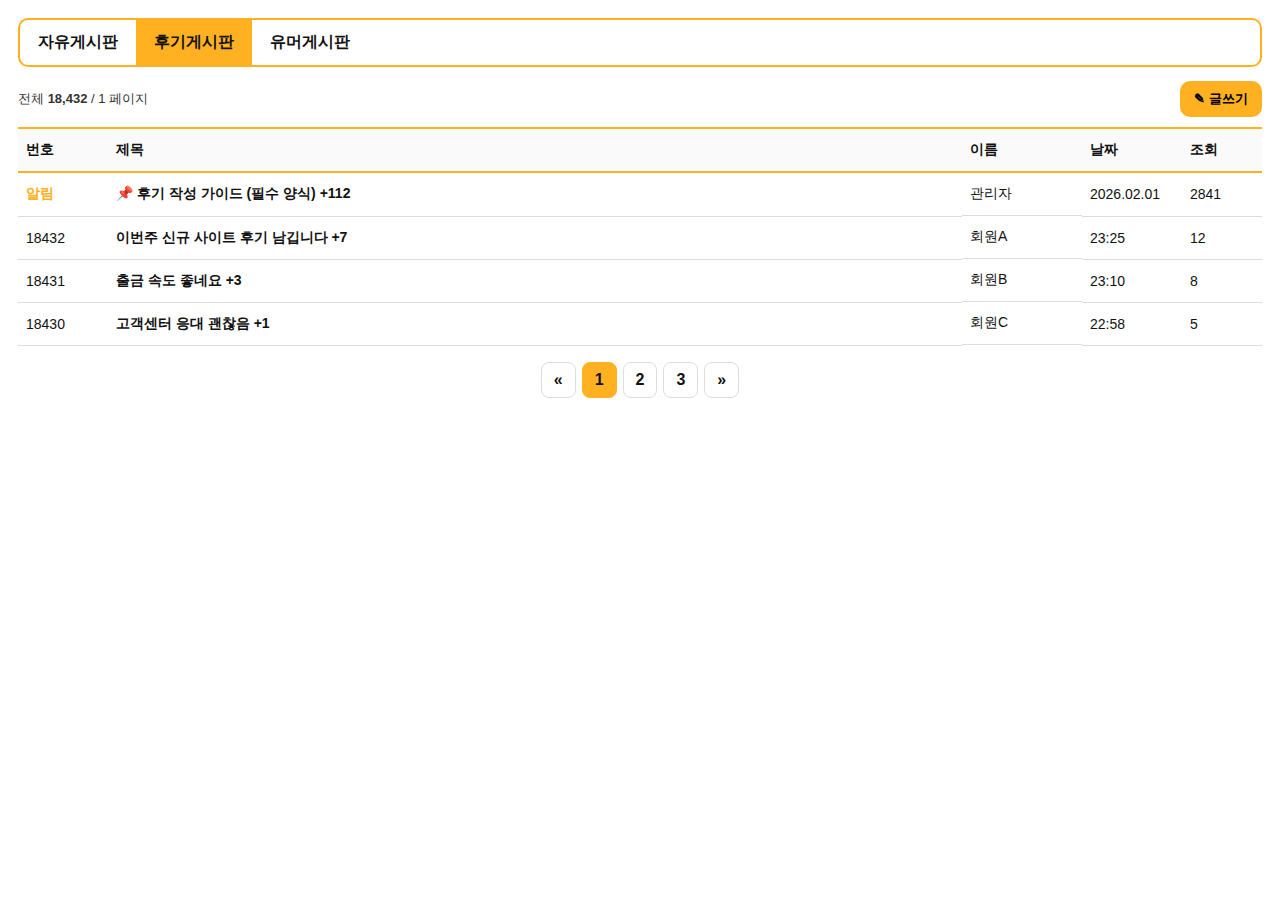
<file: reviewboard.html>
<!DOCTYPE html>
<html lang="ko">
<head>
<meta charset="UTF-8">
<meta name="viewport" content="width=device-width, initial-scale=1" />
<title>후기게시판</title>
<style>
*{box-sizing:border-box;margin:0;padding:0;font-family:Arial,sans-serif;}
body{background:transparent;color:#111;padding:0;}
.wrap{max-width:none;margin:0;background:transparent;padding:0;}

.board-card{
  background:#fff;
  border-radius:12px;
  padding:18px;
}

/* 상단 탭 */
.board-tabs{
  display:flex;
  border:2px solid #FFB121;
  border-radius:10px;
  overflow:hidden;
  margin-bottom:14px;
}
.board-tabs a{
  display:block;
  padding:12px 18px;
  font-weight:900;
  cursor:pointer;
  text-decoration:none;
  color:#111;
}
.board-tabs .active{
  background:#FFB121;
}

/* 상단 정보 */
.board-info{
  margin:10px 0;
  font-size:13px;
  color:#333;
  display:flex;
  justify-content:space-between;
  align-items:center;
}
.write-btn{
  background:#FFB121;
  border:none;
  padding:9px 14px;
  font-weight:900;
  border-radius:10px;
  cursor:pointer;
}

/* 테이블 */
table{width:100%;border-collapse:collapse;font-size:14px;}
thead{
  border-top:2px solid #FFB121;
  border-bottom:2px solid #FFB121;
  background:#fafafa;
}
th,td{
  padding:12px 8px;
  text-align:left;
  border-bottom:1px solid #ddd;
}
tbody tr:hover{background:#fff7e6;}
.notice{color:#FFB121;font-weight:900;}
.title{font-weight:900;cursor:pointer;}
.user{display:flex;align-items:center;gap:6px;}

/* 페이지네이션 */
.pager{
  margin-top:16px;
  display:flex;
  justify-content:center;
  gap:6px;
}
.pg{
  padding:8px 12px;
  border:1px solid #ddd;
  cursor:pointer;
  border-radius:8px;
  background:#fff;
  font-weight:800;
}
.pg.active{
  background:#FFB121;
  border-color:#FFB121;
  font-weight:900;
}
</style>
</head>

<body>
<div class="wrap">
  <div class="board-card">

    <div class="board-tabs">
      <a href="freeboard.html">자유게시판</a>
      <a class="active" href="reviewboard.html">후기게시판</a>
      <a href="humorboard.html">유머게시판</a>
    </div>

    <div class="board-info">
      <div>전체 <b>18,432</b> / 1 페이지</div>
      <button class="write-btn" type="button" onclick="alert('후기 글쓰기 준비중')">✎ 글쓰기</button>
    </div>

    <table>
      <thead>
        <tr>
          <th width="90">번호</th>
          <th>제목</th>
          <th width="120">이름</th>
          <th width="100">날짜</th>
          <th width="80">조회</th>
        </tr>
      </thead>
      <tbody>
        <tr>
          <td class="notice">알림</td>
          <td class="title">📌 후기 작성 가이드 (필수 양식) +112</td>
          <td class="user">관리자</td>
          <td>2026.02.01</td>
          <td>2841</td>
        </tr>
        <tr>
          <td>18432</td>
          <td class="title">이번주 신규 사이트 후기 남깁니다 +7</td>
          <td class="user">회원A</td>
          <td>23:25</td>
          <td>12</td>
        </tr>
        <tr>
          <td>18431</td>
          <td class="title">출금 속도 좋네요 +3</td>
          <td class="user">회원B</td>
          <td>23:10</td>
          <td>8</td>
        </tr>
        <tr>
          <td>18430</td>
          <td class="title">고객센터 응대 괜찮음 +1</td>
          <td class="user">회원C</td>
          <td>22:58</td>
          <td>5</td>
        </tr>
      </tbody>
    </table>

    <div class="pager">
      <div class="pg">«</div>
      <div class="pg active">1</div>
      <div class="pg">2</div>
      <div class="pg">3</div>
      <div class="pg">»</div>
    </div>

  </div>
</div>
</body>
</html>
</file>
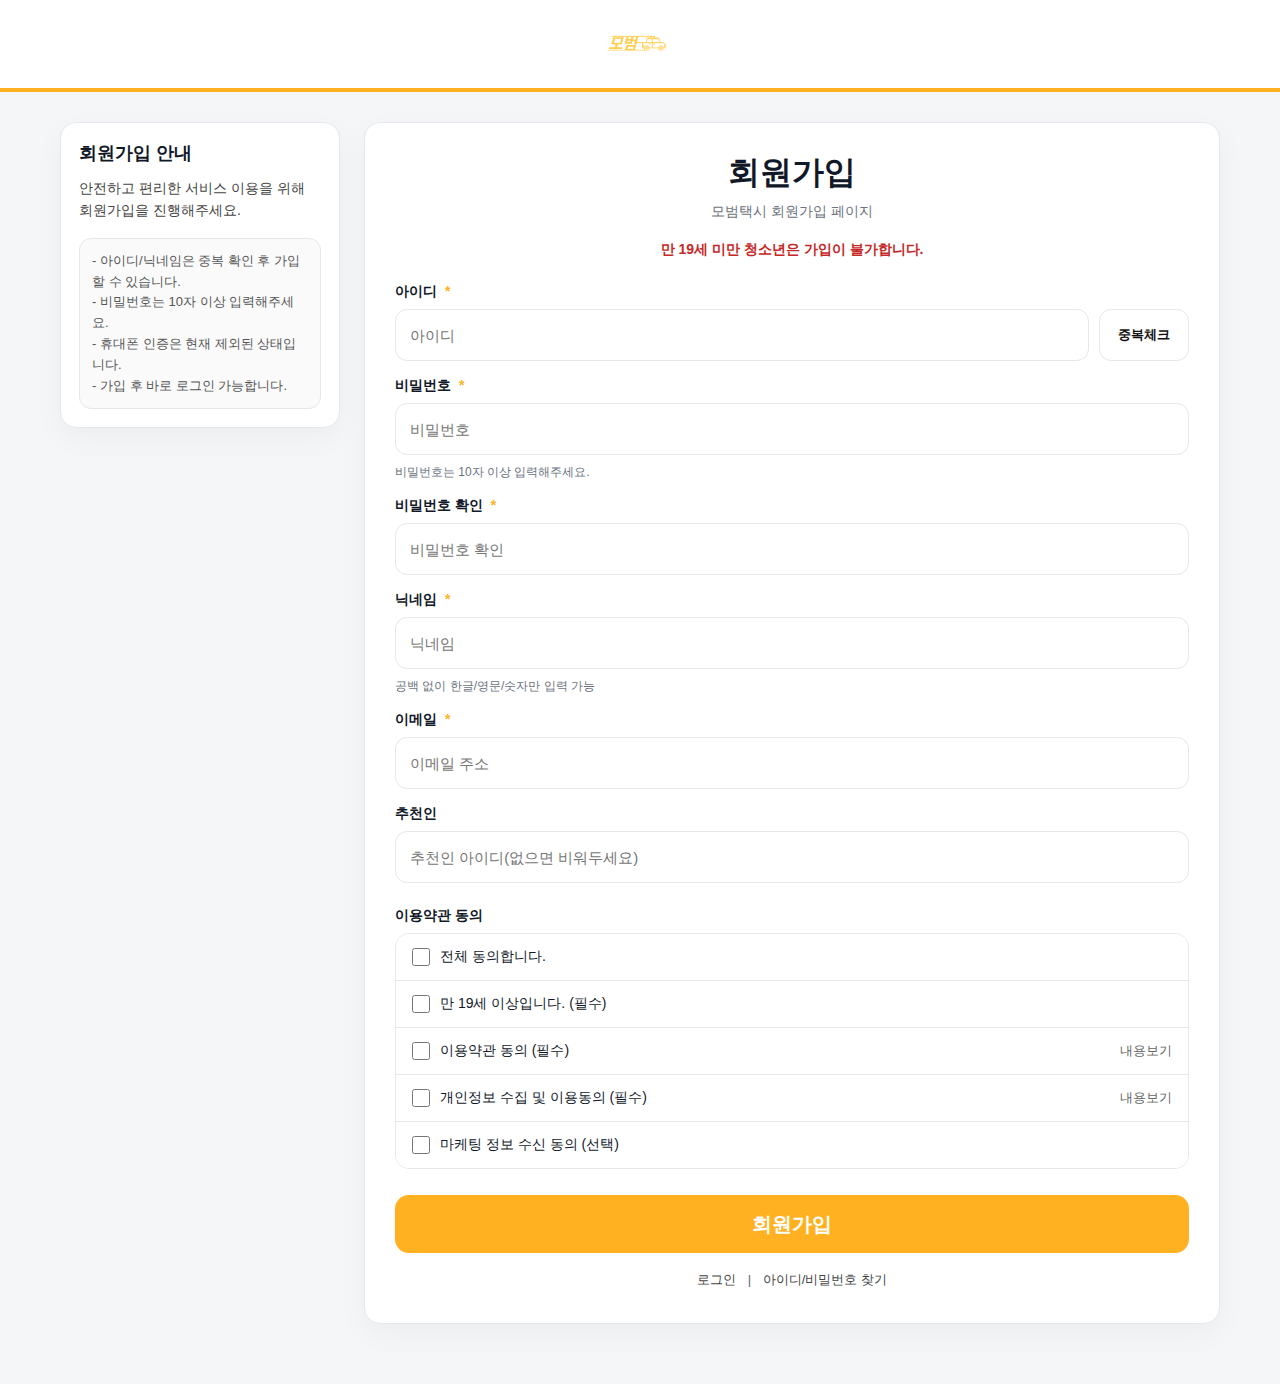
<file: signup.html>
<!DOCTYPE html>
<html lang="ko">
<head>
  <meta charset="UTF-8" />
  <meta name="viewport" content="width=device-width, initial-scale=1" />
  <title>회원가입</title>
  <style>
    :root{
      --brand:#FFB121;
      --brand-soft:rgba(255,177,33,.16);
      --line:#e5e7eb;
      --text:#111827;
      --muted:#6b7280;
      --bg:#f5f6f8;
      --card:#ffffff;
    }

    *{box-sizing:border-box;margin:0;padding:0;font-family:Arial,sans-serif;}
    body{
      background:var(--bg);
      color:var(--text);
    }

    .topbar{
      background:#fff;
      border-bottom:4px solid var(--brand);
    }

    .topbar-inner{
      max-width:1200px;
      margin:0 auto;
      padding:18px 20px;
      display:flex;
      align-items:center;
      justify-content:center;
    }

    .topbar-inner img{
      height:52px;
      width:auto;
      display:block;
    }

    .signup-page{
      max-width:1200px;
      margin:30px auto 60px;
      padding:0 20px;
      display:grid;
      grid-template-columns:280px 1fr;
      gap:24px;
    }

    .side-card,
    .form-card{
      background:var(--card);
      border:1px solid var(--line);
      border-radius:16px;
      box-shadow:0 10px 30px rgba(0,0,0,.04);
    }

    .side-card{
      padding:18px;
      height:fit-content;
    }

    .side-title{
      font-size:18px;
      font-weight:900;
      margin-bottom:12px;
    }

    .side-text{
      font-size:14px;
      line-height:1.6;
      color:#444;
    }

    .side-box{
      margin-top:16px;
      border:1px solid var(--line);
      border-radius:12px;
      padding:12px;
      background:#fafafa;
      font-size:13px;
      color:#555;
      line-height:1.6;
    }

    .form-card{
      padding:28px 30px 34px;
    }

    .form-title{
      font-size:32px;
      font-weight:900;
      margin-bottom:8px;
      text-align:center;
    }

    .form-sub{
      text-align:center;
      color:var(--muted);
      font-size:14px;
      margin-bottom:28px;
    }

    .warn{
      text-align:center;
      color:#c62828;
      font-size:14px;
      font-weight:800;
      margin:-8px 0 24px;
    }

    .section{
      margin-bottom:24px;
    }

    .row{
      margin-bottom:16px;
    }

    .label{
      display:block;
      font-size:14px;
      font-weight:900;
      margin-bottom:8px;
    }

    .req{color:var(--brand);margin-left:4px;}

    input{
      width:100%;
      height:52px;
      border:1px solid var(--line);
      border-radius:12px;
      padding:0 14px;
      font-size:15px;
      outline:none;
      background:#fff;
    }

    input:focus{
      border-color:var(--brand);
      box-shadow:0 0 0 4px var(--brand-soft);
    }

    .inline{
      display:flex;
      gap:10px;
    }

    .inline input{flex:1;}

    .btn{
      border:1px solid var(--line);
      background:#fff;
      color:#111;
      height:52px;
      padding:0 18px;
      border-radius:12px;
      font-weight:900;
      cursor:pointer;
      white-space:nowrap;
    }

    .btn:hover{opacity:.94;}

    .btn.brand{
      background:var(--brand);
      border-color:var(--brand);
      color:#fff;
    }

    .help{
      margin-top:8px;
      font-size:12px;
      color:var(--muted);
      line-height:1.5;
    }

    .msg{
      margin-top:8px;
      font-size:12px;
      font-weight:800;
    }

    .msg.ok{color:#2e7d32;}
    .msg.bad{
      color:#111;
      background:var(--brand-soft);
      display:inline-block;
      padding:6px 10px;
      border-radius:10px;
    }

    .agree-wrap{
      margin-top:8px;
      border:1px solid var(--line);
      border-radius:14px;
      overflow:hidden;
    }

    .agree-row{
      display:flex;
      justify-content:space-between;
      align-items:center;
      gap:12px;
      padding:14px 16px;
      border-bottom:1px solid var(--line);
      background:#fff;
      font-size:14px;
    }

    .agree-row:last-child{border-bottom:none;}
    .agree-left{
      display:flex;
      align-items:center;
      gap:10px;
      flex-wrap:wrap;
    }

    .agree-left input{
      width:18px;
      height:18px;
      box-shadow:none;
    }

    .view-link{
      color:#666;
      font-size:13px;
      text-decoration:none;
    }

    .view-link:hover{text-decoration:underline;}

    .submit-wrap{
      margin-top:26px;
    }

    .submit-btn{
      width:100%;
      height:58px;
      border:0;
      border-radius:14px;
      background:var(--brand);
      color:#fff;
      font-size:20px;
      font-weight:900;
      cursor:pointer;
    }

    .bottom-links{
      margin-top:18px;
      text-align:center;
      font-size:13px;
      color:#666;
    }

    .bottom-links a{
      color:#444;
      text-decoration:none;
      margin:0 8px;
    }

    .bottom-links a:hover{text-decoration:underline;}

    @media (max-width: 900px){
      .signup-page{
        grid-template-columns:1fr;
      }
      .form-card{
        padding:22px 18px 28px;
      }
      .form-title{
        font-size:26px;
      }
      .inline{
        flex-direction:column;
      }
    }
  </style>
</head>
<body>

  <header class="topbar">
    <div class="topbar-inner">
      <a href="index.html">
        <img src="모범택시 로고.png" alt="모범택시 로고" />
      </a>
    </div>
  </header>

  <div class="signup-page">

    <aside class="side-card">
      <div class="side-title">회원가입 안내</div>
      <div class="side-text">
        안전하고 편리한 서비스 이용을 위해 회원가입을 진행해주세요.
      </div>

      <div class="side-box">
        - 아이디/닉네임은 중복 확인 후 가입할 수 있습니다.<br />
        - 비밀번호는 10자 이상 입력해주세요.<br />
        - 휴대폰 인증은 현재 제외된 상태입니다.<br />
        - 가입 후 바로 로그인 가능합니다.
      </div>
    </aside>

    <main class="form-card">
      <div class="form-title">회원가입</div>
      <div class="form-sub">모범택시 회원가입 페이지</div>
      <div class="warn">만 19세 미만 청소년은 가입이 불가합니다.</div>

      <div class="section">
        <div class="row">
          <label class="label">아이디 <span class="req">*</span></label>
          <div class="inline">
            <input id="userId" type="text" placeholder="아이디" autocomplete="username" />
            <button class="btn" type="button" onclick="checkId()">중복체크</button>
          </div>
          <div id="idMsg" class="msg"></div>
        </div>

        <div class="row">
          <label class="label">비밀번호 <span class="req">*</span></label>
          <input id="pw" type="password" placeholder="비밀번호" autocomplete="new-password" />
          <div class="help">비밀번호는 10자 이상 입력해주세요.</div>
          <div id="pwMsg" class="msg"></div>
        </div>

        <div class="row">
          <label class="label">비밀번호 확인 <span class="req">*</span></label>
          <input id="pw2" type="password" placeholder="비밀번호 확인" autocomplete="new-password" />
          <div id="pw2Msg" class="msg"></div>
        </div>

        <div class="row">
          <label class="label">닉네임 <span class="req">*</span></label>
          <input id="nick" type="text" placeholder="닉네임" />
          <div class="help">공백 없이 한글/영문/숫자만 입력 가능</div>
          <div id="nickMsg" class="msg"></div>
        </div>

        <div class="row">
          <label class="label">이메일 <span class="req">*</span></label>
          <input id="email" type="email" placeholder="이메일 주소" />
        </div>

        <div class="row">
          <label class="label">추천인</label>
          <input id="ref" type="text" placeholder="추천인 아이디(없으면 비워두세요)" />
        </div>
      </div>

      <div class="section">
        <label class="label">이용약관 동의</label>

        <div class="agree-wrap">
          <div class="agree-row">
            <div class="agree-left">
              <input id="agreeAll" type="checkbox" />
              <label for="agreeAll">전체 동의합니다.</label>
            </div>
          </div>

          <div class="agree-row">
            <div class="agree-left">
              <input class="agree-item" id="agreeAge" type="checkbox" />
              <label for="agreeAge">만 19세 이상입니다. (필수)</label>
            </div>
          </div>

          <div class="agree-row">
            <div class="agree-left">
              <input class="agree-item" id="agreeTerms" type="checkbox" />
              <label for="agreeTerms">이용약관 동의 (필수)</label>
            </div>
            <a href="#" class="view-link">내용보기</a>
          </div>

          <div class="agree-row">
            <div class="agree-left">
              <input class="agree-item" id="agreePrivacy" type="checkbox" />
              <label for="agreePrivacy">개인정보 수집 및 이용동의 (필수)</label>
            </div>
            <a href="#" class="view-link">내용보기</a>
          </div>

          <div class="agree-row">
            <div class="agree-left">
              <input id="agreeMarketing" type="checkbox" />
              <label for="agreeMarketing">마케팅 정보 수신 동의 (선택)</label>
            </div>
          </div>
        </div>
      </div>

      <div class="submit-wrap">
        <button class="submit-btn" type="button" onclick="submitSignup()">회원가입</button>
        <div id="submitMsg" class="msg" style="margin-top:10px;"></div>
      </div>

      <div class="bottom-links">
        <a href="index.html">로그인</a> |
        <a href="#">아이디/비밀번호 찾기</a>
      </div>
    </main>
  </div>

  <script>
    const API = "/api";

    function setMsg(el, text, type){
      el.textContent = text || "";
      el.className = "msg " + (type || "");
    }

    let idChecked = false;
    let idOk = false;
    let nickTimer = null;
    let nickOk = false;

    document.getElementById("userId").addEventListener("input", ()=>{
      idChecked = false;
      idOk = false;
      document.getElementById("idMsg").textContent = "";
    });

    document.getElementById("pw").addEventListener("input", ()=>{
      const pw = document.getElementById("pw").value;
      const pwMsg = document.getElementById("pwMsg");
      if(!pw) { pwMsg.textContent=""; return; }
      if(pw.length < 10) setMsg(pwMsg, "비밀번호는 10자 이상이어야 합니다.", "bad");
      else setMsg(pwMsg, "좋아요.", "ok");
      checkPwMatch();
    });

    document.getElementById("pw2").addEventListener("input", checkPwMatch);

    function checkPwMatch(){
      const pw = document.getElementById("pw").value;
      const pw2 = document.getElementById("pw2").value;
      const el = document.getElementById("pw2Msg");
      if(!pw2){ el.textContent=""; return; }
      if(pw !== pw2) setMsg(el, "비밀번호가 일치하지 않습니다.", "bad");
      else setMsg(el, "비밀번호가 일치합니다.", "ok");
    }

    async function checkId(){
      const id = document.getElementById("userId").value.trim();
      const msg = document.getElementById("idMsg");

      idChecked = true;
      idOk = false;

      if(!id){
        setMsg(msg, "아이디를 입력하세요.", "bad");
        return;
      }
      if(id.length < 3){
        setMsg(msg, "아이디는 3자 이상이어야 합니다.", "bad");
        return;
      }

      setMsg(msg, "확인 중...", "");

      try{
        const r = await fetch(`${API}/check-username?username=${encodeURIComponent(id)}`, {
          method: "GET",
          headers: { "Accept": "application/json" }
        });

        const data = await r.json().catch(() => null);

        if(!r.ok){
          setMsg(msg, data?.msg || "중복체크 실패", "bad");
          return;
        }

        if(data && data.available === true){
          idOk = true;
          setMsg(msg, data.msg || "사용 가능한 아이디입니다.", "ok");
        }else{
          setMsg(msg, data.msg || "이미 사용 중인 아이디입니다.", "bad");
        }
      }catch(e){
        setMsg(msg, "서버 응답 오류", "bad");
      }
    }

    async function checkNicknameLive() {
      const nick = (document.getElementById("nick").value || "").trim();
      const el = document.getElementById("nickMsg");

      nickOk = false;

      if (!nick) { el.textContent = ""; el.className = "msg"; return; }
      if (nick.length < 2) { setMsg(el, "닉네임은 2자 이상", "bad"); return; }
      if (!/^[A-Za-z0-9가-힣]+$/.test(nick)) { setMsg(el, "한글/영문/숫자만 가능", "bad"); return; }

      setMsg(el, "확인 중...", "");

      try {
        const r = await fetch(`/api/check-nickname?nickname=${encodeURIComponent(nick)}`, {
          method: "GET",
          headers: { "Accept": "application/json" }
        });

        const data = await r.json().catch(() => ({}));

        if (!r.ok) {
          setMsg(el, data.msg || "닉네임 확인 실패", "bad");
          nickOk = false;
          return;
        }

        if (data.available === true) {
          setMsg(el, data.msg || "사용 가능한 닉네임입니다.", "ok");
          nickOk = true;
        } else {
          setMsg(el, data.msg || "이미 사용 중인 닉네임입니다.", "bad");
          nickOk = false;
        }
      } catch (e) {
        setMsg(el, "서버 응답 오류", "bad");
        nickOk = false;
      }
    }

    document.getElementById("nick").addEventListener("input", () => {
      clearTimeout(nickTimer);
      nickTimer = setTimeout(checkNicknameLive, 350);
    });

    const agreeAll = document.getElementById("agreeAll");
    const agreeItems = document.querySelectorAll(".agree-item");

    agreeAll.addEventListener("change", () => {
      agreeItems.forEach(chk => chk.checked = agreeAll.checked);
      document.getElementById("agreeMarketing").checked = agreeAll.checked;
    });

    agreeItems.forEach(chk => {
      chk.addEventListener("change", () => {
        const allRequiredChecked = [...agreeItems].every(el => el.checked);
        const marketing = document.getElementById("agreeMarketing").checked;
        agreeAll.checked = allRequiredChecked && marketing;
      });
    });

    document.getElementById("agreeMarketing").addEventListener("change", () => {
      const allRequiredChecked = [...agreeItems].every(el => el.checked);
      agreeAll.checked = allRequiredChecked && document.getElementById("agreeMarketing").checked;
    });

    async function submitSignup(){
      const id = document.getElementById("userId").value.trim();
      const pw = document.getElementById("pw").value;
      const pw2 = document.getElementById("pw2").value;
      const nick = document.getElementById("nick").value.trim();
      const email = document.getElementById("email").value.trim();
      const recommender = document.getElementById("ref").value.trim();

      const submitMsg = document.getElementById("submitMsg");
      setMsg(submitMsg, "", "");

      if(!id) return alert("아이디를 입력하세요.");
      if(!idChecked || !idOk) return alert("아이디 중복체크를 완료하세요.");
      if(pw.length < 10) return alert("비밀번호는 10자 이상이어야 합니다.");
      if(pw !== pw2) return alert("비밀번호가 일치하지 않습니다.");
      if(!nick) return alert("닉네임을 입력하세요.");
      if(!nickOk) return alert("닉네임이 사용 가능한지 확인하세요.");
      if(!email) return alert("이메일을 입력하세요.");

      if(!document.getElementById("agreeAge").checked) return alert("만 19세 이상 동의가 필요합니다.");
      if(!document.getElementById("agreeTerms").checked) return alert("이용약관 동의가 필요합니다.");
      if(!document.getElementById("agreePrivacy").checked) return alert("개인정보 수집 및 이용동의가 필요합니다.");

      setMsg(submitMsg, "가입 처리 중...", "");

      try{
        const r = await fetch(`${API}/signup`, {
          method: "POST",
          headers: {
            "Content-Type": "application/json",
            "Accept": "application/json"
          },
          body: JSON.stringify({
            username: id,
            password: pw,
            nickname: nick,
            email,
            phone: null,
            intro: null,
            recommender
          })
        });

        const data = await r.json().catch(() => null);

        if(!r.ok){
          setMsg(submitMsg, data?.msg || "회원가입 실패", "bad");
          return;
        }

        setMsg(submitMsg, "회원가입 완료! 로그인 페이지로 이동합니다.", "ok");

        setTimeout(() => {
          location.href = "index.html";
        }, 1000);

      }catch(e){
        setMsg(submitMsg, "회원가입 실패(서버 응답 오류)", "bad");
      }
    }
  </script>
</body>
</html>
</file>
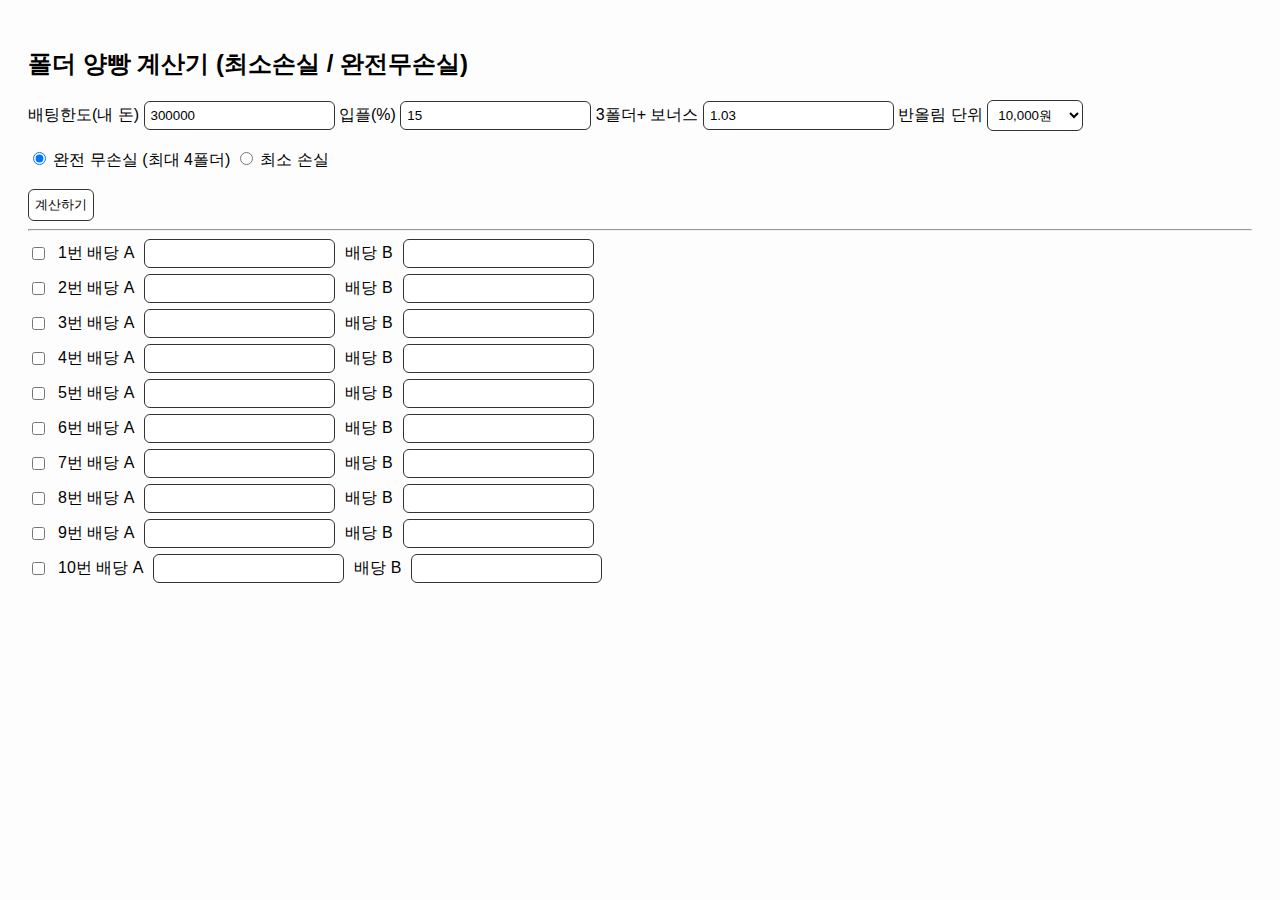
<file: sports_betting_calculator.html>
<!DOCTYPE html>
<html lang="ko">
<head>
<meta charset="UTF-8">
<title>폴더 양빵 계산기</title>

<style>
body {
    background: #fdfdfd;
    color: #000000;
    font-family: -apple-system, BlinkMacSystemFont, sans-serif;
    padding: 20px;
}
input, select, button {
    background: #ffffff;
    color: #000000;
    border: 1px solid #333;
    padding: 6px;
    border-radius: 6px;
}
.row {
    display: flex;
    align-items: center;
    gap: 10px;
    margin-bottom: 6px;
}
button {
    cursor: pointer;
}
.summary {
    margin-top: 20px;
    font-size: 16px;
    font-weight: bold;
}
.details {
    margin-top: 10px;
    white-space: pre-line;
    font-size: 14px;
    color: #000000;
}
.warning {
    color: #ff5555;
}
</style>
</head>

<body>

<h2>폴더 양빵 계산기 (최소손실 / 완전무손실)</h2>

배팅한도(내 돈)
<input id="limit" type="number" value="300000" max="1000000000">

입플(%)
<input id="bonus" type="number" value="15" max="100">

3폴더+ 보너스
<input id="folderBonus" type="number" value="1.03" step="0.01">

반올림 단위
<select id="roundUnit">
    <option value="1">1원</option>
    <option value="1000">1,000원</option>
    <option value="10000" selected>10,000원</option>
    <option value="100000">100,000원</option>
</select>

<br><br>

<label>
<input type="radio" name="mode" value="safe" checked>
완전 무손실 (최대 4폴더)
</label>

<label>
<input type="radio" name="mode" value="min">
최소 손실
</label>

<br><br>
<button onclick="calculate()">계산하기</button>

<hr>

<div id="games"></div>

<div id="summary" class="summary"></div>
<div id="details" class="details"></div>

<script>
const gamesDiv = document.getElementById('games');
const summary = document.getElementById('summary');
const details = document.getElementById('details');

for (let i = 1; i <= 10; i++) {
    const row = document.createElement('div');
    row.className = 'row';
    row.innerHTML = `
        <input type="checkbox">
        ${i}번 배당 A <input type="number" step="0.01">
        배당 B <input type="number" step="0.01">
    `;
    gamesDiv.appendChild(row);
}

function calculate() {
    summary.innerText = '';
    details.innerText = '';
    summary.className = 'summary';

    const limit = Number(document.getElementById('limit').value);
    const bonusRate = Number(document.getElementById('bonus').value) / 100;
    const folderBonus = Number(document.getElementById('folderBonus').value);
    const roundUnit = Number(document.getElementById('roundUnit').value);
    const mode = document.querySelector('input[name="mode"]:checked').value;

    let selected = [];

    for (const row of gamesDiv.children) {
        if (!row.querySelector('input[type="checkbox"]').checked) continue;
        const nums = row.querySelectorAll('input[type="number"]');
        const a = Number(nums[0].value);
        const b = Number(nums[1].value);
        if (a > 1 && b > 1) selected.push({ a, b });
    }

    const n = selected.length;

    if (n < 2) {
        summary.innerText = "⚠ 최소 2폴더 이상 선택하세요";
        summary.classList.add('warning');
        return;
    }

    if (mode === "safe" && n > 4) {
        summary.innerText = "⚠ 완전 무손실 모드는 최대 4폴더까지만 가능합니다";
        summary.classList.add('warning');
        return;
    }

    const cases = Math.pow(2, n);

    // ✅ 1️⃣ 내 돈 기준 조합당 배팅 (반올림 적용)
    let baseStake = limit / cases;
    baseStake = Math.round(baseStake / roundUnit) * roundUnit;

    // ✅ 2️⃣ 실제 사이트에 배팅되는 금액 (입플 포함)
    const betStake = baseStake * (1 + bonusRate);

    // ✅ 3️⃣ 실제 총 지출 (내 돈)
    const spent = baseStake * cases;

    let returns = [];
    let combos = [];

    for (let i = 0; i < cases; i++) {
        let odds = 1;
        let label = [];

        for (let j = 0; j < n; j++) {
            if (i & (1 << j)) {
                odds *= selected[j].a;
                label.push(`A${j+1}`);
            } else {
                odds *= selected[j].b;
                label.push(`B${j+1}`);
            }
        }

        if (n >= 3) odds *= folderBonus;

        returns.push(odds * betStake);
        combos.push(label.join('-'));
    }

    const minReturn = Math.min(...returns);
    const profit = minReturn - spent;

    if (profit < 0 && mode === "safe") {
        summary.classList.add('warning');
        summary.innerText = "⚠ 해당 조합은 완전 무손실이 불가능합니다\n";
    }

    summary.innerText +=
`선택 폴더 수: ${n}
총 경우의 수: ${cases}
조합당 배팅금(내 돈): ${baseStake.toLocaleString()}원
조합당 실제 배팅금(입플 포함): ${Math.round(betStake).toLocaleString()}원
총 지출(내 돈): ${spent.toLocaleString()}원
최소 회수금: ${Math.round(minReturn).toLocaleString()}원
순이익: ${Math.round(profit).toLocaleString()}원`;

    let text = "조합별 결과\n";

    combos.forEach((c, i) => {
        const diff = Math.round(returns[i] - spent);
        text += `${c} → 회수 ${Math.round(returns[i]).toLocaleString()}원 (${diff >= 0 ? '+' : ''}${diff})\n`;
    });

    details.innerText = text;
}
</script>

</body>
</html>
</file>
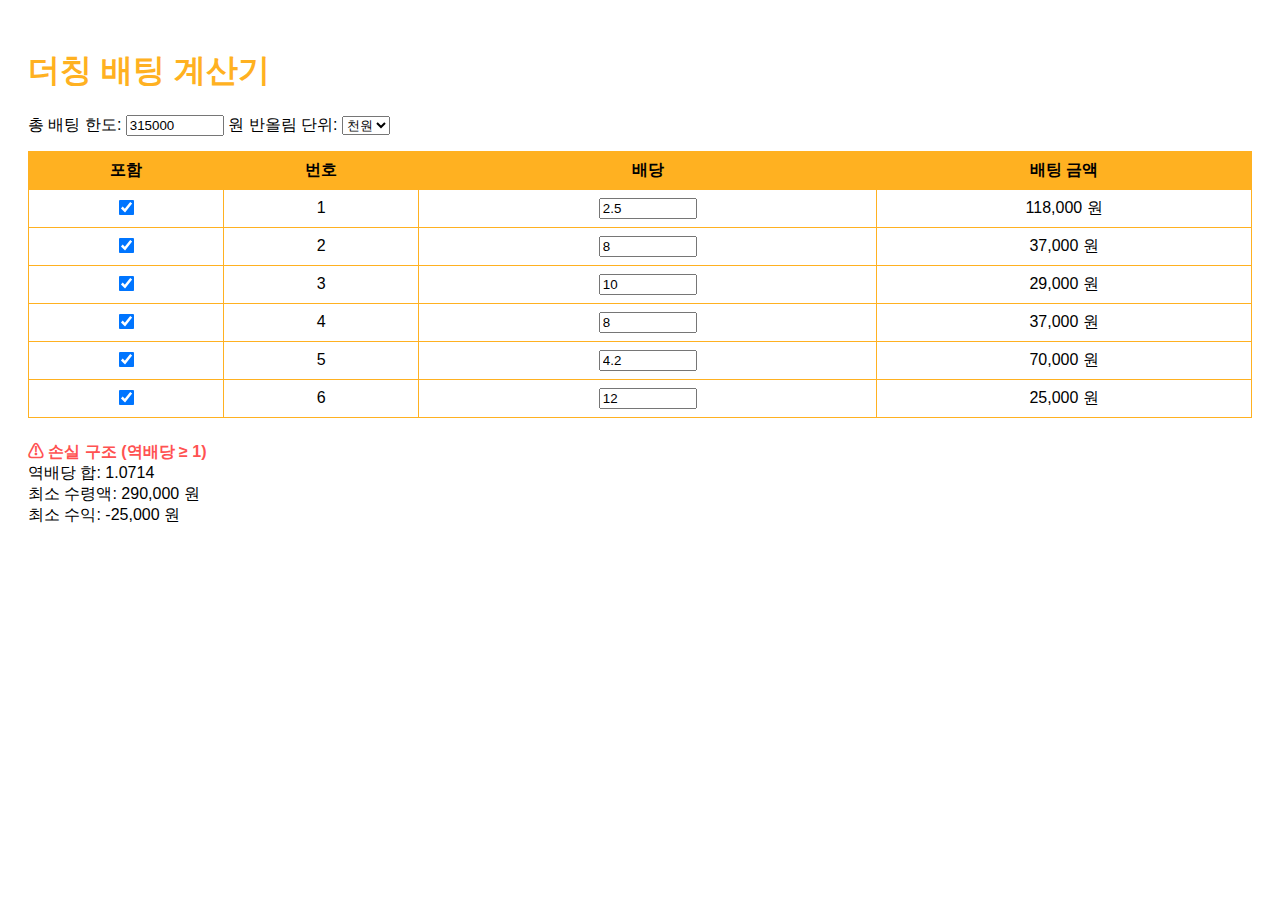
<file: 개경주 양빵.html>
<!DOCTYPE html>
<html lang="ko">
<head>
<meta charset="UTF-8">
<title>더칭 배팅 계산기</title>
<style>
body {
  font-family: Arial, sans-serif;
  background: #ffffff;
  color: #000000;
  padding: 20px;
}
h1 { color: #FFB121; }
table {
  border-collapse: collapse;
  width: 100%;
  margin-top: 15px;
}
th, td {
  border: 1px solid #FFB121;
  padding: 8px;
  text-align: center;
}
th { background: #FFB121; }
input[type="number"] { width: 90px; }
input[type="checkbox"] { transform: scale(1.2); }
.controls {
  margin-top: 10px;
}
.result {
  margin-top: 20px;
  font-size: 16px;
}
.warning {
  color: #ff5252;
  font-weight: bold;
}
.good {
  color: #4CAF50;
  font-weight: bold;
}
@media (max-width: 600px) {
  input[type="number"] { width: 70px; }
}
</style>
</head>
<body>

<h1>더칭 배팅 계산기</h1>

<div class="controls">
총 배팅 한도:
<input type="number" id="totalBet" value="315000" step="1000"> 원  

반올림 단위:
<select id="roundUnit" onchange="calculate()">
  <option value="1000">천원</option>
  <option value="10000">만원</option>
</select>
</div>

<table>
<tr>
  <th>포함</th>
  <th>번호</th>
  <th>배당</th>
  <th>배팅 금액</th>
</tr>

<script>
const odds = [2.5, 8, 10, 8, 4.2, 12];
document.write(odds.map((o,i)=>`
<tr>
  <td><input type="checkbox" checked onchange="calculate()"></td>
  <td>${i+1}</td>
  <td><input type="number" value="${o}" step="0.01" onchange="calculate()"></td>
  <td class="bet"></td>
</tr>`).join(""));
</script>
</table>

<div class="result" id="result"></div>

<script>
function calculate() {
  const total = Number(totalBet.value);
  const roundUnit = Number(roundUnitSelect.value || document.getElementById("roundUnit").value);
  const rows = document.querySelectorAll("table tr");
  let inverseSum = 0;
  let activeOdds = [];

  rows.forEach((row,i)=>{
    if(i===0) return;
    const chk = row.cells[0].querySelector("input");
    const odd = Number(row.cells[2].querySelector("input").value);
    if(chk.checked){
      inverseSum += 1/odd;
      activeOdds.push(odd);
    }
  });

  const result = document.getElementById("result");
  if(activeOdds.length === 0){
    result.innerText = "경기를 하나 이상 선택하세요.";
    return;
  }

  const equalReturn = total / inverseSum;
  let minReturn = Infinity;

  rows.forEach((row,i)=>{
    if(i===0) return;
    const chk = row.cells[0].querySelector("input");
    const odd = Number(row.cells[2].querySelector("input").value);
    const cell = row.cells[3];
    if(chk.checked){
      let bet = equalReturn / odd;
      bet = Math.round(bet / roundUnit) * roundUnit;
      cell.innerText = bet.toLocaleString() + " 원";
      minReturn = Math.min(minReturn, bet * odd);
    } else {
      cell.innerText = "-";
    }
  });

  const profit = minReturn - total;
  const status = inverseSum >= 1
    ? `<span class="warning">⚠ 손실 구조 (역배당 ≥ 1)</span>`
    : `<span class="good">✔ 수익 구조</span>`;

  result.innerHTML = `
    ${status}<br>
    역배당 합: ${inverseSum.toFixed(4)}<br>
    최소 수령액: ${Math.round(minReturn).toLocaleString()} 원<br>
    최소 수익: ${Math.round(profit).toLocaleString()} 원
  `;
}

const roundUnitSelect = document.getElementById("roundUnit");
calculate();
</script>

</body>
</html>
</file>
